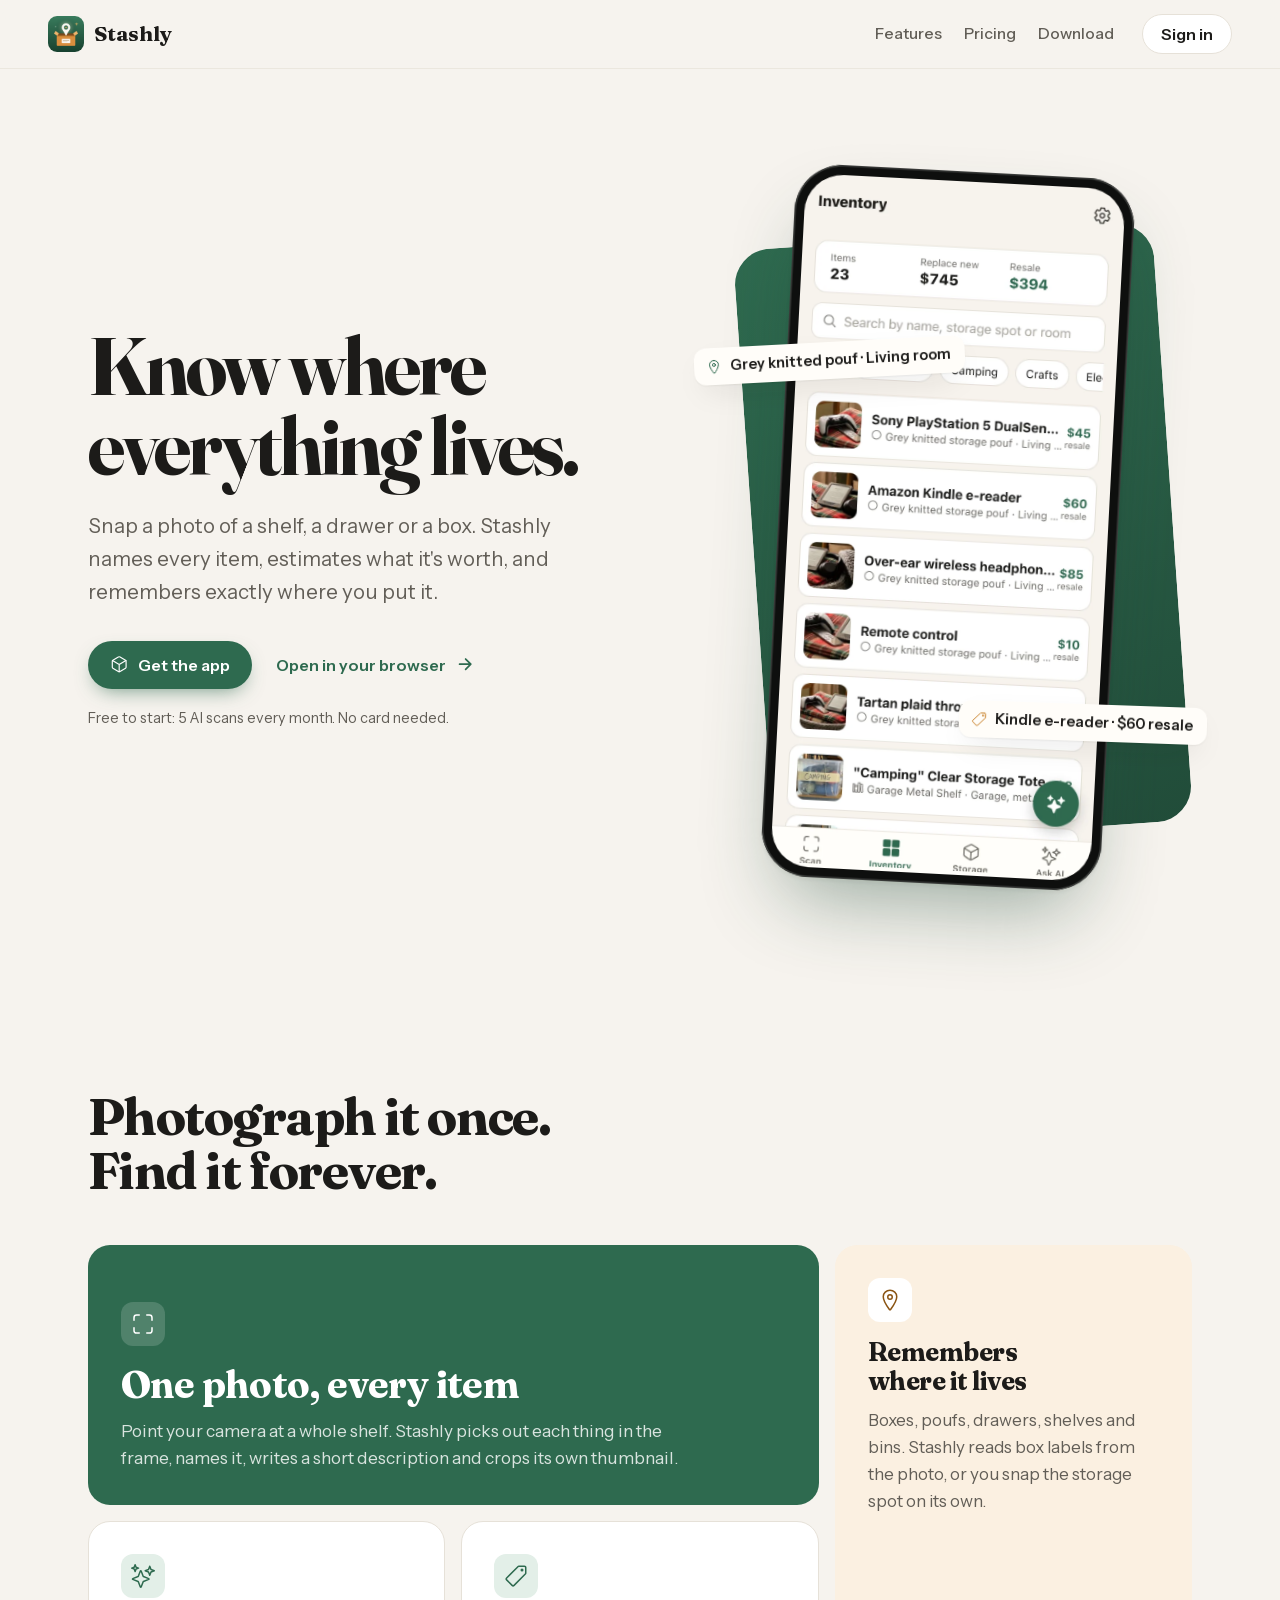
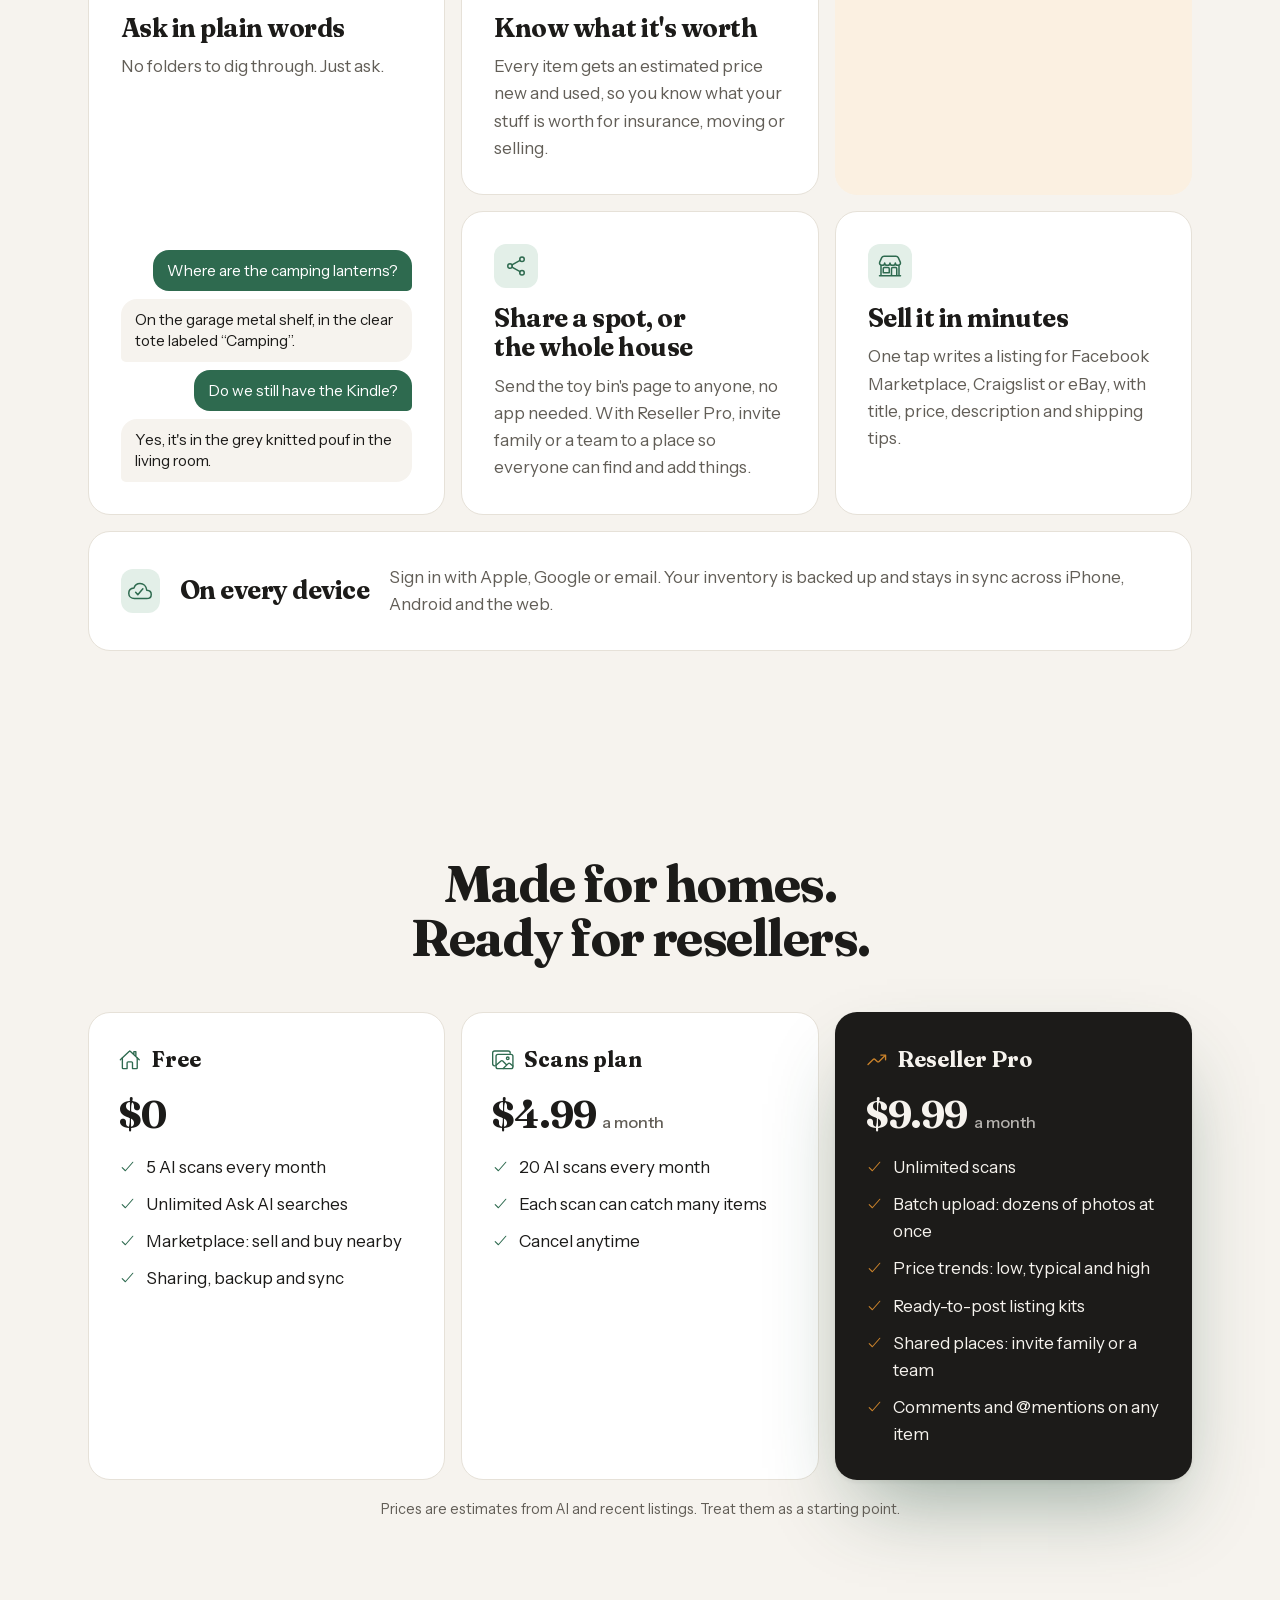
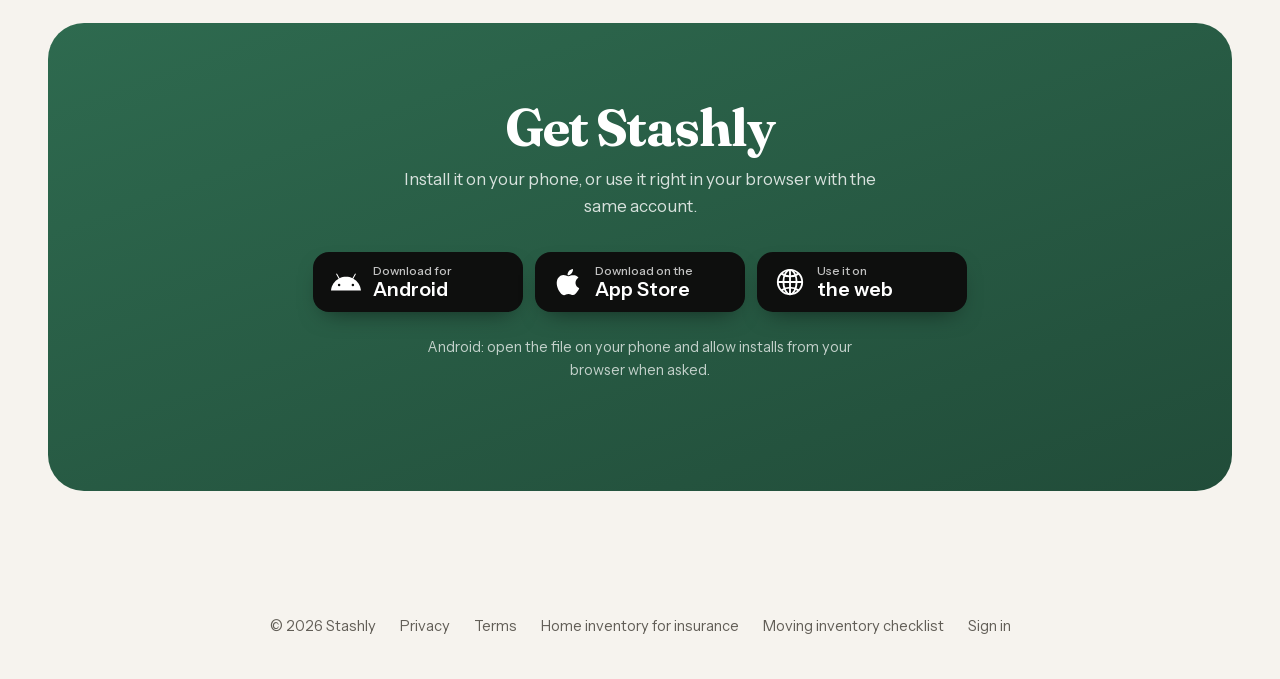
<file: index.html>
<!doctype html>
<html lang="en">
<head>
  <meta charset="utf-8" />
  <meta name="viewport" content="width=device-width, initial-scale=1" />
  <title>Stashly – know where everything lives</title>
  <meta name="description" content="Snap a photo. Stashly names every item, estimates what it's worth, and remembers which box, pouf or drawer it's in. Ask in plain words to find anything." />
  <meta name="apple-itunes-app" content="app-id=6835513956" />
  <meta name="theme-color" content="#2E6A4F" />
  <meta property="og:title" content="Stashly – know where everything lives" />
  <meta property="og:description" content="AI home inventory: photograph your stuff, find anything, know what it's worth." />
  <meta property="og:image" content="img/app-inventory.webp" />
  <link rel="icon" type="image/png" href="img/favicon.png" />
  <link rel="apple-touch-icon" href="img/icon-192.png" />
  <link rel="preload" href="fonts/fraunces.woff2" as="font" type="font/woff2" crossorigin />
  <link rel="preload" href="fonts/instrument-sans.woff2" as="font" type="font/woff2" crossorigin />
  <link rel="stylesheet" href="style.css" />
<script src="analytics.js" defer></script></head>
<body>
  <a class="skip" href="#main">Skip to content</a>

  <header class="top">
    <a class="brand" href="./" aria-label="Stashly home">
      <img src="img/icon-192.png" alt="" width="36" height="36" />
      <span>Stashly</span>
    </a>
    <nav aria-label="Main">
      <a href="#features">Features</a>
      <a href="#pricing">Pricing</a>
      <a href="#download">Download</a>
    </nav>
    <a class="btn btn-ghost signin" href="app/sign-in">Sign in</a>
  </header>

  <main id="main">
    <section class="hero">
      <div class="hero-copy">
        <h1>Know where everything lives.</h1>
        <p class="lede">Snap a photo of a shelf, a drawer or a box. Stashly names every item, estimates what it's worth, and remembers exactly where you put it.</p>
        <div class="cta-row">
          <a class="btn btn-primary" href="#download"><svg aria-hidden="true" focusable="false" fill="currentColor" xmlns="http://www.w3.org/2000/svg" viewBox="0 0 512 512"><path d="M448 341.37V170.61A32 32 0 00432.11 143l-152-88.46a47.94 47.94 0 00-48.24 0L79.89 143A32 32 0 0064 170.61v170.76A32 32 0 0079.89 369l152 88.46a48 48 0 0048.24 0l152-88.46A32 32 0 00448 341.37z" fill="none" stroke="currentColor" stroke-linecap="round" stroke-linejoin="round" stroke-width="32"/><path fill="none" stroke="currentColor" stroke-linecap="round" stroke-linejoin="round" stroke-width="32" d="M69 153.99l187 110 187-110M256 463.99v-200"/></svg>Get the app</a>
          <a class="btn btn-quiet" href="app/">Open in your browser<svg aria-hidden="true" focusable="false" fill="currentColor" xmlns="http://www.w3.org/2000/svg" viewBox="0 0 512 512"><path fill="none" stroke="currentColor" stroke-linecap="round" stroke-linejoin="round" stroke-width="48" d="M268 112l144 144-144 144M392 256H100"/></svg></a>
        </div>
        <p class="fineprint">Free to start: 5 AI scans every month. No card needed.</p>
      </div>

      <figure class="hero-art">
        <div class="slab" aria-hidden="true"></div>
        <div class="phone">
          <img src="img/app-inventory.webp" width="780" height="1688"
               alt="Stashly inventory screen: 23 items worth $745 new and $394 resale, each with a photo and the storage spot it lives in, like a grey knitted pouf in the living room." />
        </div>
        <span class="tag tag-a" aria-hidden="true"><svg aria-hidden="true" focusable="false" fill="currentColor" xmlns="http://www.w3.org/2000/svg" viewBox="0 0 512 512"><path d="M256 48c-79.5 0-144 61.39-144 137 0 87 96 224.87 131.25 272.49a15.77 15.77 0 0025.5 0C304 409.89 400 272.07 400 185c0-75.61-64.5-137-144-137z" fill="none" stroke="currentColor" stroke-linecap="round" stroke-linejoin="round" stroke-width="32"/><circle cx="256" cy="192" r="48" fill="none" stroke="currentColor" stroke-linecap="round" stroke-linejoin="round" stroke-width="32"/></svg>Grey knitted pouf · Living room</span>
        <span class="tag tag-b" aria-hidden="true"><svg aria-hidden="true" focusable="false" fill="currentColor" xmlns="http://www.w3.org/2000/svg" viewBox="0 0 512 512"><path d="M435.25 48h-122.9a14.46 14.46 0 00-10.2 4.2L56.45 297.9a28.85 28.85 0 000 40.7l117 117a28.85 28.85 0 0040.7 0L459.75 210a14.46 14.46 0 004.2-10.2v-123a28.66 28.66 0 00-28.7-28.8z" fill="none" stroke="currentColor" stroke-linecap="round" stroke-linejoin="round" stroke-width="32"/><path d="M384 160a32 32 0 1132-32 32 32 0 01-32 32z"/></svg>Kindle e-reader · $60 resale</span>
      </figure>
    </section>

    <section id="features" class="features" aria-labelledby="features-h">
      <h2 id="features-h">Photograph it once. Find it forever.</h2>

      <div class="bento">
        <article class="card c-scan">
          <span class="ico"><svg aria-hidden="true" focusable="false" fill="currentColor" xmlns="http://www.w3.org/2000/svg" viewBox="0 0 512 512"><path d="M336 448h56a56 56 0 0056-56v-56M448 176v-56a56 56 0 00-56-56h-56M176 448h-56a56 56 0 01-56-56v-56M64 176v-56a56 56 0 0156-56h56" fill="none" stroke="currentColor" stroke-linecap="round" stroke-linejoin="round" stroke-width="32"/></svg></span>
          <h3>One photo, every item</h3>
          <p>Point your camera at a whole shelf. Stashly picks out each thing in the frame, names it, writes a short description and crops its own thumbnail.</p>
        </article>

        <article class="card c-where">
          <span class="ico"><svg aria-hidden="true" focusable="false" fill="currentColor" xmlns="http://www.w3.org/2000/svg" viewBox="0 0 512 512"><path d="M256 48c-79.5 0-144 61.39-144 137 0 87 96 224.87 131.25 272.49a15.77 15.77 0 0025.5 0C304 409.89 400 272.07 400 185c0-75.61-64.5-137-144-137z" fill="none" stroke="currentColor" stroke-linecap="round" stroke-linejoin="round" stroke-width="32"/><circle cx="256" cy="192" r="48" fill="none" stroke="currentColor" stroke-linecap="round" stroke-linejoin="round" stroke-width="32"/></svg></span>
          <h3>Remembers where it lives</h3>
          <p>Boxes, poufs, drawers, shelves and bins. Stashly reads box labels from the photo, or you snap the storage spot on its own.</p>
        </article>

        <article class="card c-ask">
          <span class="ico"><svg aria-hidden="true" focusable="false" fill="currentColor" xmlns="http://www.w3.org/2000/svg" viewBox="0 0 512 512"><path d="M259.92 262.91L216.4 149.77a9 9 0 00-16.8 0l-43.52 113.14a9 9 0 01-5.17 5.17L37.77 311.6a9 9 0 000 16.8l113.14 43.52a9 9 0 015.17 5.17l43.52 113.14a9 9 0 0016.8 0l43.52-113.14a9 9 0 015.17-5.17l113.14-43.52a9 9 0 000-16.8l-113.14-43.52a9 9 0 01-5.17-5.17zM108 68L88 16 68 68 16 88l52 20 20 52 20-52 52-20-52-20zM426.67 117.33L400 48l-26.67 69.33L304 144l69.33 26.67L400 240l26.67-69.33L496 144l-69.33-26.67z" fill="none" stroke="currentColor" stroke-linecap="round" stroke-linejoin="round" stroke-width="32"/></svg></span>
          <h3>Ask in plain words</h3>
          <p>No folders to dig through. Just ask.</p>
          <div class="chat" aria-label="Example question and answer">
            <p class="q">Where are the camping lanterns?</p>
            <p class="a">On the garage metal shelf, in the clear tote labeled “Camping”.</p>
            <p class="q">Do we still have the Kindle?</p>
            <p class="a">Yes, it's in the grey knitted pouf in the living room.</p>
          </div>
        </article>

        <article class="card c-worth">
          <span class="ico"><svg aria-hidden="true" focusable="false" fill="currentColor" xmlns="http://www.w3.org/2000/svg" viewBox="0 0 512 512"><path d="M435.25 48h-122.9a14.46 14.46 0 00-10.2 4.2L56.45 297.9a28.85 28.85 0 000 40.7l117 117a28.85 28.85 0 0040.7 0L459.75 210a14.46 14.46 0 004.2-10.2v-123a28.66 28.66 0 00-28.7-28.8z" fill="none" stroke="currentColor" stroke-linecap="round" stroke-linejoin="round" stroke-width="32"/><path d="M384 160a32 32 0 1132-32 32 32 0 01-32 32z"/></svg></span>
          <h3>Know what it's worth</h3>
          <p>Every item gets an estimated price new and used, so you know what your stuff is worth for insurance, moving or selling.</p>
        </article>

        <article class="card c-share">
          <span class="ico"><svg aria-hidden="true" focusable="false" fill="currentColor" xmlns="http://www.w3.org/2000/svg" viewBox="0 0 512 512"><circle cx="128" cy="256" r="48" fill="none" stroke="currentColor" stroke-linecap="round" stroke-linejoin="round" stroke-width="32"/><circle cx="384" cy="112" r="48" fill="none" stroke="currentColor" stroke-linecap="round" stroke-linejoin="round" stroke-width="32"/><circle cx="384" cy="400" r="48" fill="none" stroke="currentColor" stroke-linecap="round" stroke-linejoin="round" stroke-width="32"/><path fill="none" stroke="currentColor" stroke-linecap="round" stroke-linejoin="round" stroke-width="32" d="M169.83 279.53l172.34 96.94M342.17 135.53l-172.34 96.94"/></svg></span>
          <h3>Share a spot, or the whole house</h3>
          <p>Send the toy bin's page to anyone, no app needed. With Reseller Pro, invite family or a team to a place so everyone can find and add things.</p>
        </article>

        <article class="card c-sell">
          <span class="ico"><svg aria-hidden="true" focusable="false" fill="currentColor" xmlns="http://www.w3.org/2000/svg" viewBox="0 0 512 512"><path fill="none" stroke="currentColor" stroke-linecap="round" stroke-linejoin="round" stroke-width="32" d="M448 448V240M64 240v208M382.47 48H129.53c-21.79 0-41.47 12-49.93 30.46L36.3 173c-14.58 31.81 9.63 67.85 47.19 69h2c31.4 0 56.85-25.18 56.85-52.23 0 27 25.46 52.23 56.86 52.23s56.8-23.38 56.8-52.23c0 27 25.45 52.23 56.85 52.23s56.86-23.38 56.86-52.23c0 28.85 25.45 52.23 56.85 52.23h1.95c37.56-1.17 61.77-37.21 47.19-69l-43.3-94.54C423.94 60 404.26 48 382.47 48zM32 464h448M136 288h80a24 24 0 0124 24v88h0-128 0v-88a24 24 0 0124-24zM288 464V312a24 24 0 0124-24h64a24 24 0 0124 24v152"/></svg></span>
          <h3>Sell it in minutes</h3>
          <p>One tap writes a listing for Facebook Marketplace, Craigslist or eBay, with title, price, description and shipping tips.</p>
        </article>

        <article class="card c-sync">
          <span class="ico"><svg aria-hidden="true" focusable="false" fill="currentColor" xmlns="http://www.w3.org/2000/svg" viewBox="0 0 512 512"><path d="M400 240c-8.89-89.54-71-144-144-144-69 0-113.44 48.2-128 96-60 6-112 43.59-112 112 0 66 54 112 120 112h260c55 0 100-27.44 100-88 0-59.82-53-85.76-96-88z" fill="none" stroke="currentColor" stroke-linejoin="round" stroke-width="32"/><path fill="none" stroke="currentColor" stroke-linecap="round" stroke-linejoin="round" stroke-width="32" d="M317 208L209.2 336 163 284.8"/></svg></span>
          <h3>On every device</h3>
          <p>Sign in with Apple, Google or email. Your inventory is backed up and stays in sync across iPhone, Android and the web.</p>
        </article>
      </div>
    </section>

    <section id="pricing" class="pricing" aria-labelledby="pricing-h">
      <h2 id="pricing-h">Made for homes. Ready for resellers.</h2>
      <div class="plans">
        <div class="plan">
          <h3><svg aria-hidden="true" focusable="false" fill="currentColor" xmlns="http://www.w3.org/2000/svg" viewBox="0 0 512 512"><path d="M80 212v236a16 16 0 0016 16h96V328a24 24 0 0124-24h80a24 24 0 0124 24v136h96a16 16 0 0016-16V212" fill="none" stroke="currentColor" stroke-linecap="round" stroke-linejoin="round" stroke-width="32"/><path d="M480 256L266.89 52c-5-5.28-16.69-5.34-21.78 0L32 256M400 179V64h-48v69" fill="none" stroke="currentColor" stroke-linecap="round" stroke-linejoin="round" stroke-width="32"/></svg>Free</h3>
          <p class="price">$0</p>
          <ul>
            <li><svg aria-hidden="true" focusable="false" fill="currentColor" xmlns="http://www.w3.org/2000/svg" viewBox="0 0 512 512"><path fill="none" stroke="currentColor" stroke-linecap="round" stroke-linejoin="round" stroke-width="32" d="M416 128L192 384l-96-96"/></svg>5 AI scans every month</li>
            <li><svg aria-hidden="true" focusable="false" fill="currentColor" xmlns="http://www.w3.org/2000/svg" viewBox="0 0 512 512"><path fill="none" stroke="currentColor" stroke-linecap="round" stroke-linejoin="round" stroke-width="32" d="M416 128L192 384l-96-96"/></svg>Unlimited Ask AI searches</li>
            <li><svg aria-hidden="true" focusable="false" fill="currentColor" xmlns="http://www.w3.org/2000/svg" viewBox="0 0 512 512"><path fill="none" stroke="currentColor" stroke-linecap="round" stroke-linejoin="round" stroke-width="32" d="M416 128L192 384l-96-96"/></svg>Marketplace: sell and buy nearby</li>
            <li><svg aria-hidden="true" focusable="false" fill="currentColor" xmlns="http://www.w3.org/2000/svg" viewBox="0 0 512 512"><path fill="none" stroke="currentColor" stroke-linecap="round" stroke-linejoin="round" stroke-width="32" d="M416 128L192 384l-96-96"/></svg>Sharing, backup and sync</li>
          </ul>
        </div>
        <div class="plan">
          <h3><svg aria-hidden="true" focusable="false" fill="currentColor" xmlns="http://www.w3.org/2000/svg" viewBox="0 0 512 512"><path d="M432 112V96a48.14 48.14 0 00-48-48H64a48.14 48.14 0 00-48 48v256a48.14 48.14 0 0048 48h16" fill="none" stroke="currentColor" stroke-linejoin="round" stroke-width="32"/><rect x="96" y="128" width="400" height="336" rx="45.99" ry="45.99" fill="none" stroke="currentColor" stroke-linejoin="round" stroke-width="32"/><ellipse cx="372.92" cy="219.64" rx="30.77" ry="30.55" fill="none" stroke="currentColor" stroke-miterlimit="10" stroke-width="32"/><path d="M342.15 372.17L255 285.78a30.93 30.93 0 00-42.18-1.21L96 387.64M265.23 464l118.59-117.73a31 31 0 0141.46-1.87L496 402.91" fill="none" stroke="currentColor" stroke-linecap="round" stroke-linejoin="round" stroke-width="32"/></svg>Scans plan</h3>
          <p class="price">$4.99 <span>a month</span></p>
          <ul>
            <li><svg aria-hidden="true" focusable="false" fill="currentColor" xmlns="http://www.w3.org/2000/svg" viewBox="0 0 512 512"><path fill="none" stroke="currentColor" stroke-linecap="round" stroke-linejoin="round" stroke-width="32" d="M416 128L192 384l-96-96"/></svg>20 AI scans every month</li>
            <li><svg aria-hidden="true" focusable="false" fill="currentColor" xmlns="http://www.w3.org/2000/svg" viewBox="0 0 512 512"><path fill="none" stroke="currentColor" stroke-linecap="round" stroke-linejoin="round" stroke-width="32" d="M416 128L192 384l-96-96"/></svg>Each scan can catch many items</li>
            <li><svg aria-hidden="true" focusable="false" fill="currentColor" xmlns="http://www.w3.org/2000/svg" viewBox="0 0 512 512"><path fill="none" stroke="currentColor" stroke-linecap="round" stroke-linejoin="round" stroke-width="32" d="M416 128L192 384l-96-96"/></svg>Cancel anytime</li>
          </ul>
        </div>
        <div class="plan plan-pro">
          <h3><svg aria-hidden="true" focusable="false" fill="currentColor" xmlns="http://www.w3.org/2000/svg" viewBox="0 0 512 512"><path fill="none" stroke="currentColor" stroke-linecap="round" stroke-linejoin="round" stroke-width="32" d="M352 144h112v112"/><path d="M48 368l121.37-121.37a32 32 0 0145.26 0l50.74 50.74a32 32 0 0045.26 0L448 160" fill="none" stroke="currentColor" stroke-linecap="round" stroke-linejoin="round" stroke-width="32"/></svg>Reseller Pro</h3>
          <p class="price">$9.99 <span>a month</span></p>
          <ul>
            <li><svg aria-hidden="true" focusable="false" fill="currentColor" xmlns="http://www.w3.org/2000/svg" viewBox="0 0 512 512"><path fill="none" stroke="currentColor" stroke-linecap="round" stroke-linejoin="round" stroke-width="32" d="M416 128L192 384l-96-96"/></svg>Unlimited scans</li>
            <li><svg aria-hidden="true" focusable="false" fill="currentColor" xmlns="http://www.w3.org/2000/svg" viewBox="0 0 512 512"><path fill="none" stroke="currentColor" stroke-linecap="round" stroke-linejoin="round" stroke-width="32" d="M416 128L192 384l-96-96"/></svg>Batch upload: dozens of photos at once</li>
            <li><svg aria-hidden="true" focusable="false" fill="currentColor" xmlns="http://www.w3.org/2000/svg" viewBox="0 0 512 512"><path fill="none" stroke="currentColor" stroke-linecap="round" stroke-linejoin="round" stroke-width="32" d="M416 128L192 384l-96-96"/></svg>Price trends: low, typical and high</li>
            <li><svg aria-hidden="true" focusable="false" fill="currentColor" xmlns="http://www.w3.org/2000/svg" viewBox="0 0 512 512"><path fill="none" stroke="currentColor" stroke-linecap="round" stroke-linejoin="round" stroke-width="32" d="M416 128L192 384l-96-96"/></svg>Ready-to-post listing kits</li>
            <li><svg aria-hidden="true" focusable="false" fill="currentColor" xmlns="http://www.w3.org/2000/svg" viewBox="0 0 512 512"><path fill="none" stroke="currentColor" stroke-linecap="round" stroke-linejoin="round" stroke-width="32" d="M416 128L192 384l-96-96"/></svg>Shared places: invite family or a team</li>
            <li><svg aria-hidden="true" focusable="false" fill="currentColor" xmlns="http://www.w3.org/2000/svg" viewBox="0 0 512 512"><path fill="none" stroke="currentColor" stroke-linecap="round" stroke-linejoin="round" stroke-width="32" d="M416 128L192 384l-96-96"/></svg>Comments and @mentions on any item</li>
          </ul>
        </div>
      </div>
      <p class="fineprint center">Prices are estimates from AI and recent listings. Treat them as a starting point.</p>
    </section>

    <section id="download" class="download" aria-labelledby="download-h">
      <div class="download-inner">
        <h2 id="download-h">Get Stashly</h2>
        <p>Install it on your phone, or use it right in your browser with the same account.</p>
        <div class="stores">
          <a class="store" href="https://github.com/sslugic/stashly-site/releases/latest/download/Stashly.apk">
            <svg aria-hidden="true" focusable="false" fill="currentColor" xmlns="http://www.w3.org/2000/svg" viewBox="0 0 512 512"><path d="M380.91 199l42.47-73.57a8.63 8.63 0 00-3.12-11.76 8.52 8.52 0 00-11.71 3.12l-43 74.52c-32.83-15-69.78-23.35-109.52-23.35s-76.69 8.36-109.52 23.35l-43-74.52a8.6 8.6 0 10-14.88 8.64L131 199C57.8 238.64 8.19 312.77 0 399.55h512c-8.19-86.78-57.8-160.91-131.09-200.55zM138.45 327.65a21.46 21.46 0 1121.46-21.46 21.47 21.47 0 01-21.46 21.46zm235 0A21.46 21.46 0 11395 306.19a21.47 21.47 0 01-21.51 21.46z"/></svg>
            <span><small>Download for</small>Android</span>
          </a>
          <a class="store" href="https://apps.apple.com/app/id6835513956">
            <svg aria-hidden="true" focusable="false" fill="currentColor" xmlns="http://www.w3.org/2000/svg" viewBox="0 0 512 512"><path d="M349.13 136.86c-40.32 0-57.36 19.24-85.44 19.24-28.79 0-50.75-19.1-85.69-19.1-34.2 0-70.67 20.88-93.83 56.45-32.52 50.16-27 144.63 25.67 225.11 18.84 28.81 44 61.12 77 61.47h.6c28.68 0 37.2-18.78 76.67-19h.6c38.88 0 46.68 18.89 75.24 18.89h.6c33-.35 59.51-36.15 78.35-64.85 13.56-20.64 18.6-31 29-54.35-76.19-28.92-88.43-136.93-13.08-178.34-23-28.8-55.32-45.48-85.79-45.48z"/><path d="M340.25 32c-24 1.63-52 16.91-68.4 36.86-14.88 18.08-27.12 44.9-22.32 70.91h1.92c25.56 0 51.72-15.39 67-35.11 14.72-18.77 25.88-45.37 21.8-72.66z"/></svg>
            <span><small>Download on the</small>App Store</span>
          </a>
          <a class="store" href="app/">
            <svg aria-hidden="true" focusable="false" fill="currentColor" xmlns="http://www.w3.org/2000/svg" viewBox="0 0 512 512"><path d="M256 48C141.13 48 48 141.13 48 256s93.13 208 208 208 208-93.13 208-208S370.87 48 256 48z" fill="none" stroke="currentColor" stroke-miterlimit="10" stroke-width="32"/><path d="M256 48c-58.07 0-112.67 93.13-112.67 208S197.93 464 256 464s112.67-93.13 112.67-208S314.07 48 256 48z" fill="none" stroke="currentColor" stroke-miterlimit="10" stroke-width="32"/><path d="M117.33 117.33c38.24 27.15 86.38 43.34 138.67 43.34s100.43-16.19 138.67-43.34M394.67 394.67c-38.24-27.15-86.38-43.34-138.67-43.34s-100.43 16.19-138.67 43.34" fill="none" stroke="currentColor" stroke-linecap="round" stroke-linejoin="round" stroke-width="32"/><path fill="none" stroke="currentColor" stroke-miterlimit="10" stroke-width="32" d="M256 48v416M464 256H48"/></svg>
            <span><small>Use it on</small>the web</span>
          </a>
        </div>
        <p class="fineprint">Android: open the file on your phone and allow installs from your browser when asked.</p>
      </div>
    </section>
  </main>

  <footer class="foot">
    <span>© 2026 Stashly</span>
    <a href="privacy.html">Privacy</a>
    <a href="terms.html">Terms</a>
    <a href="home-inventory-for-insurance.html">Home inventory for insurance</a>
    <a href="moving-inventory-checklist.html">Moving inventory checklist</a>
    <a href="app/sign-in">Sign in</a>
  </footer>
</body>
</html>
</file>
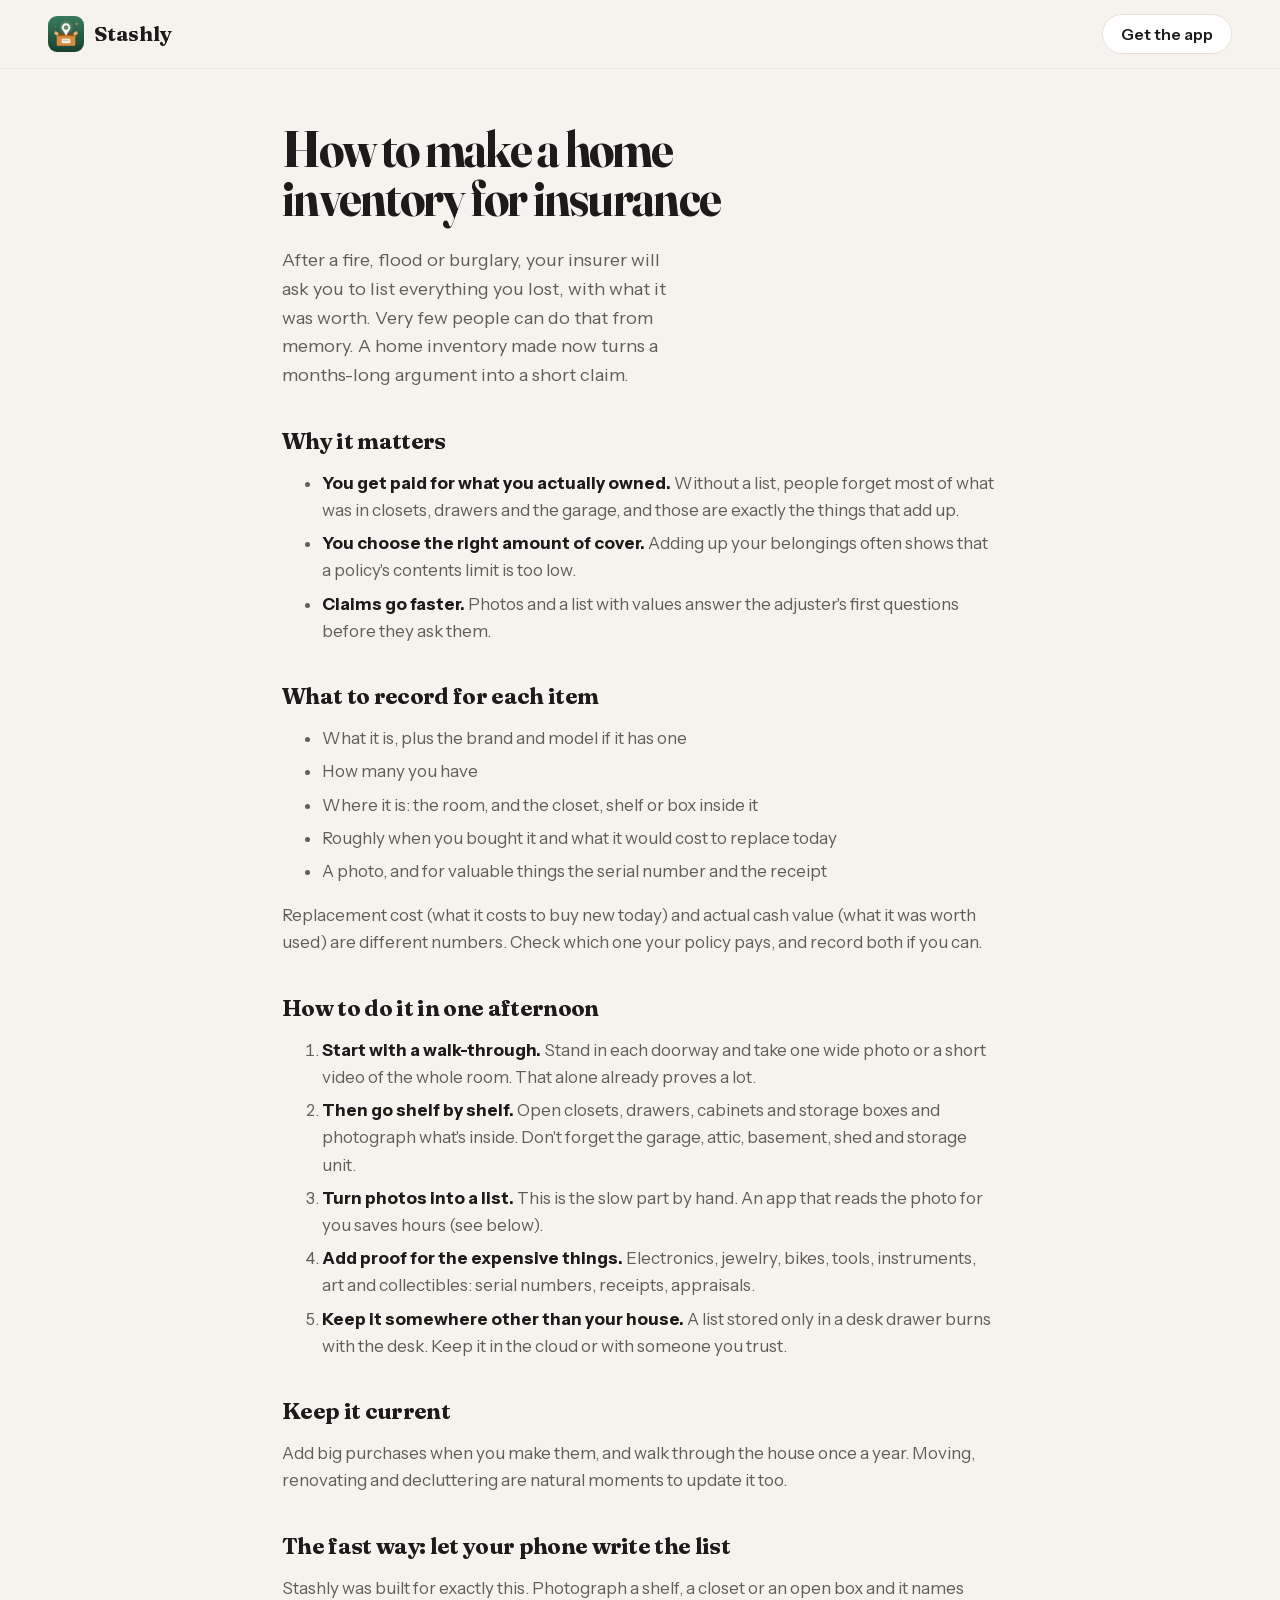
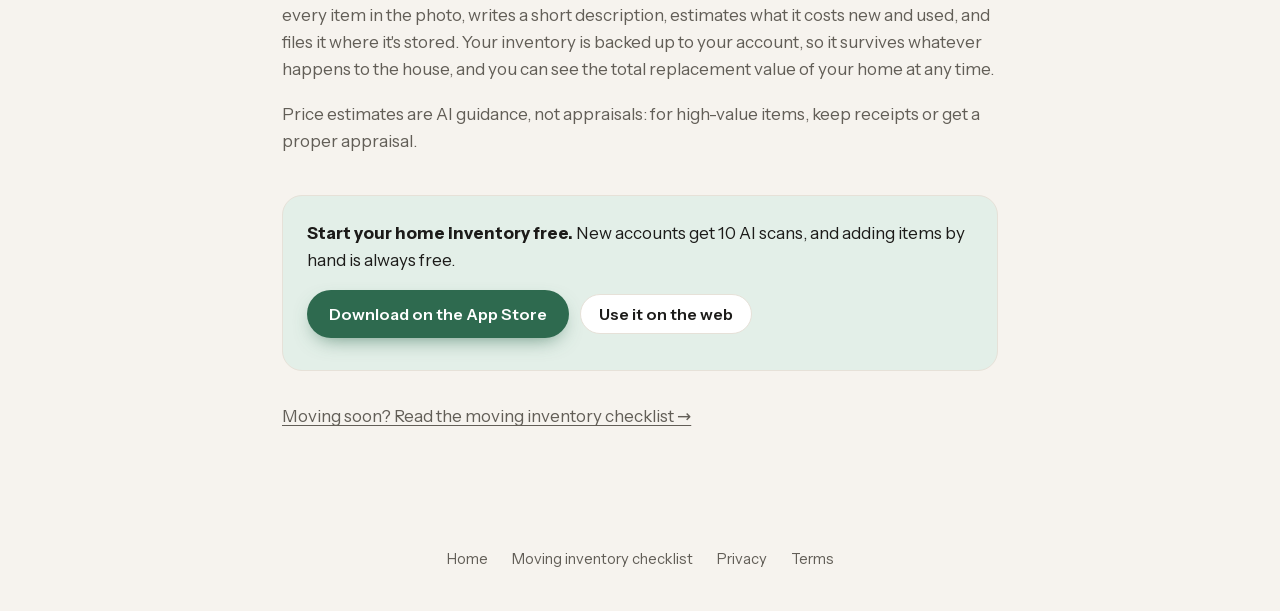
<file: home-inventory-for-insurance.html>
<!doctype html>
<html lang="en">
<head>
  <meta charset="utf-8" />
  <meta name="viewport" content="width=device-width, initial-scale=1" />
  <title>How to make a home inventory for insurance (in an afternoon) – Stashly</title>
  <meta name="description" content="A practical guide to making a home inventory for your insurance: what to record, how to photograph rooms, how to value items, and where to keep it so it survives a fire or flood." />
  <meta name="apple-itunes-app" content="app-id=6835513956" />
  <meta property="og:title" content="How to make a home inventory for insurance" />
  <meta property="og:description" content="What to record, how to photograph it, how to value it, and where to keep it." />
  <meta property="og:image" content="img/app-inventory.webp" />
  <link rel="canonical" href="https://sslugic.github.io/stashly-site/home-inventory-for-insurance.html" />
  <link rel="icon" type="image/png" href="img/favicon.png" />
  <link rel="stylesheet" href="style.css" />
  <style>
    .doc { max-width: 68ch; margin: 0 auto; padding: 56px 16px 72px; }
    .doc h1 { font-size: clamp(2.1rem, 5vw, 3.1rem); margin-bottom: 12px; }
    .doc h2 { font-size: 1.4rem; margin: 40px 0 8px; max-width: none; }
    .doc p, .doc li { color: var(--muted); }
    .doc li { margin-bottom: 6px; }
    .doc strong { color: var(--ink); }
    .doc .lede { font-size: 1.12rem; }
    .doc .cta { margin: 40px 0 0; padding: 24px; border-radius: 20px; background: var(--brand-soft); border: 1px solid var(--line); }
    .doc .cta p { margin: 0 0 16px; color: var(--ink); }
    .doc .cta .btn { margin: 0 8px 8px 0; }
  </style>
  <script type="application/ld+json">
  {"@context":"https://schema.org","@type":"HowTo","name":"How to make a home inventory for insurance",
   "step":[
    {"@type":"HowToStep","name":"Go room by room","text":"Photograph each room from the doorway, then every shelf, drawer, closet and box."},
    {"@type":"HowToStep","name":"Record the details","text":"For each item note what it is, brand and model, quantity, where it is, and its replacement cost."},
    {"@type":"HowToStep","name":"Add proof for valuable items","text":"Keep receipts, serial numbers and appraisals for electronics, jewelry, tools and art."},
    {"@type":"HowToStep","name":"Store it off-site","text":"Keep the inventory backed up somewhere other than your house, and update it when you buy or sell things."}
   ]}
  </script>
<script src="analytics.js" defer></script></head>
<body>
  <header class="top">
    <a class="brand" href="./" aria-label="Stashly home"><img src="img/icon-192.png" alt="" width="36" height="36" /><span>Stashly</span></a>
    <a class="btn btn-ghost signin" style="margin-left:auto" href="https://apps.apple.com/app/id6835513956">Get the app</a>
  </header>
  <main class="doc">
    <h1>How to make a home inventory for insurance</h1>
    <p class="lede">After a fire, flood or burglary, your insurer will ask you to list everything you lost, with what it was worth. Very few people can do that from memory. A home inventory made now turns a months-long argument into a short claim.</p>

    <h2>Why it matters</h2>
    <ul>
      <li><strong>You get paid for what you actually owned.</strong> Without a list, people forget most of what was in closets, drawers and the garage, and those are exactly the things that add up.</li>
      <li><strong>You choose the right amount of cover.</strong> Adding up your belongings often shows that a policy's contents limit is too low.</li>
      <li><strong>Claims go faster.</strong> Photos and a list with values answer the adjuster's first questions before they ask them.</li>
    </ul>

    <h2>What to record for each item</h2>
    <ul>
      <li>What it is, plus the brand and model if it has one</li>
      <li>How many you have</li>
      <li>Where it is: the room, and the closet, shelf or box inside it</li>
      <li>Roughly when you bought it and what it would cost to replace today</li>
      <li>A photo, and for valuable things the serial number and the receipt</li>
    </ul>
    <p>Replacement cost (what it costs to buy new today) and actual cash value (what it was worth used) are different numbers. Check which one your policy pays, and record both if you can.</p>

    <h2>How to do it in one afternoon</h2>
    <ol>
      <li><strong>Start with a walk-through.</strong> Stand in each doorway and take one wide photo or a short video of the whole room. That alone already proves a lot.</li>
      <li><strong>Then go shelf by shelf.</strong> Open closets, drawers, cabinets and storage boxes and photograph what's inside. Don't forget the garage, attic, basement, shed and storage unit.</li>
      <li><strong>Turn photos into a list.</strong> This is the slow part by hand. An app that reads the photo for you saves hours (see below).</li>
      <li><strong>Add proof for the expensive things.</strong> Electronics, jewelry, bikes, tools, instruments, art and collectibles: serial numbers, receipts, appraisals.</li>
      <li><strong>Keep it somewhere other than your house.</strong> A list stored only in a desk drawer burns with the desk. Keep it in the cloud or with someone you trust.</li>
    </ol>

    <h2>Keep it current</h2>
    <p>Add big purchases when you make them, and walk through the house once a year. Moving, renovating and decluttering are natural moments to update it too.</p>

    <h2>The fast way: let your phone write the list</h2>
    <p>Stashly was built for exactly this. Photograph a shelf, a closet or an open box and it names every item in the photo, writes a short description, estimates what it costs new and used, and files it where it's stored. Your inventory is backed up to your account, so it survives whatever happens to the house, and you can see the total replacement value of your home at any time.</p>
    <p>Price estimates are AI guidance, not appraisals: for high-value items, keep receipts or get a proper appraisal.</p>

    <div class="cta">
      <p><strong>Start your home inventory free.</strong> New accounts get 10 AI scans, and adding items by hand is always free.</p>
      <a class="btn btn-primary" href="https://apps.apple.com/app/id6835513956">Download on the App Store</a>
      <a class="btn btn-ghost" href="app/">Use it on the web</a>
    </div>

    <p style="margin-top:32px"><a href="moving-inventory-checklist.html">Moving soon? Read the moving inventory checklist →</a></p>
  </main>
  <footer class="foot"><a href="./">Home</a><a href="moving-inventory-checklist.html">Moving inventory checklist</a><a href="privacy.html">Privacy</a><a href="terms.html">Terms</a></footer>
</body>
</html>
</file>
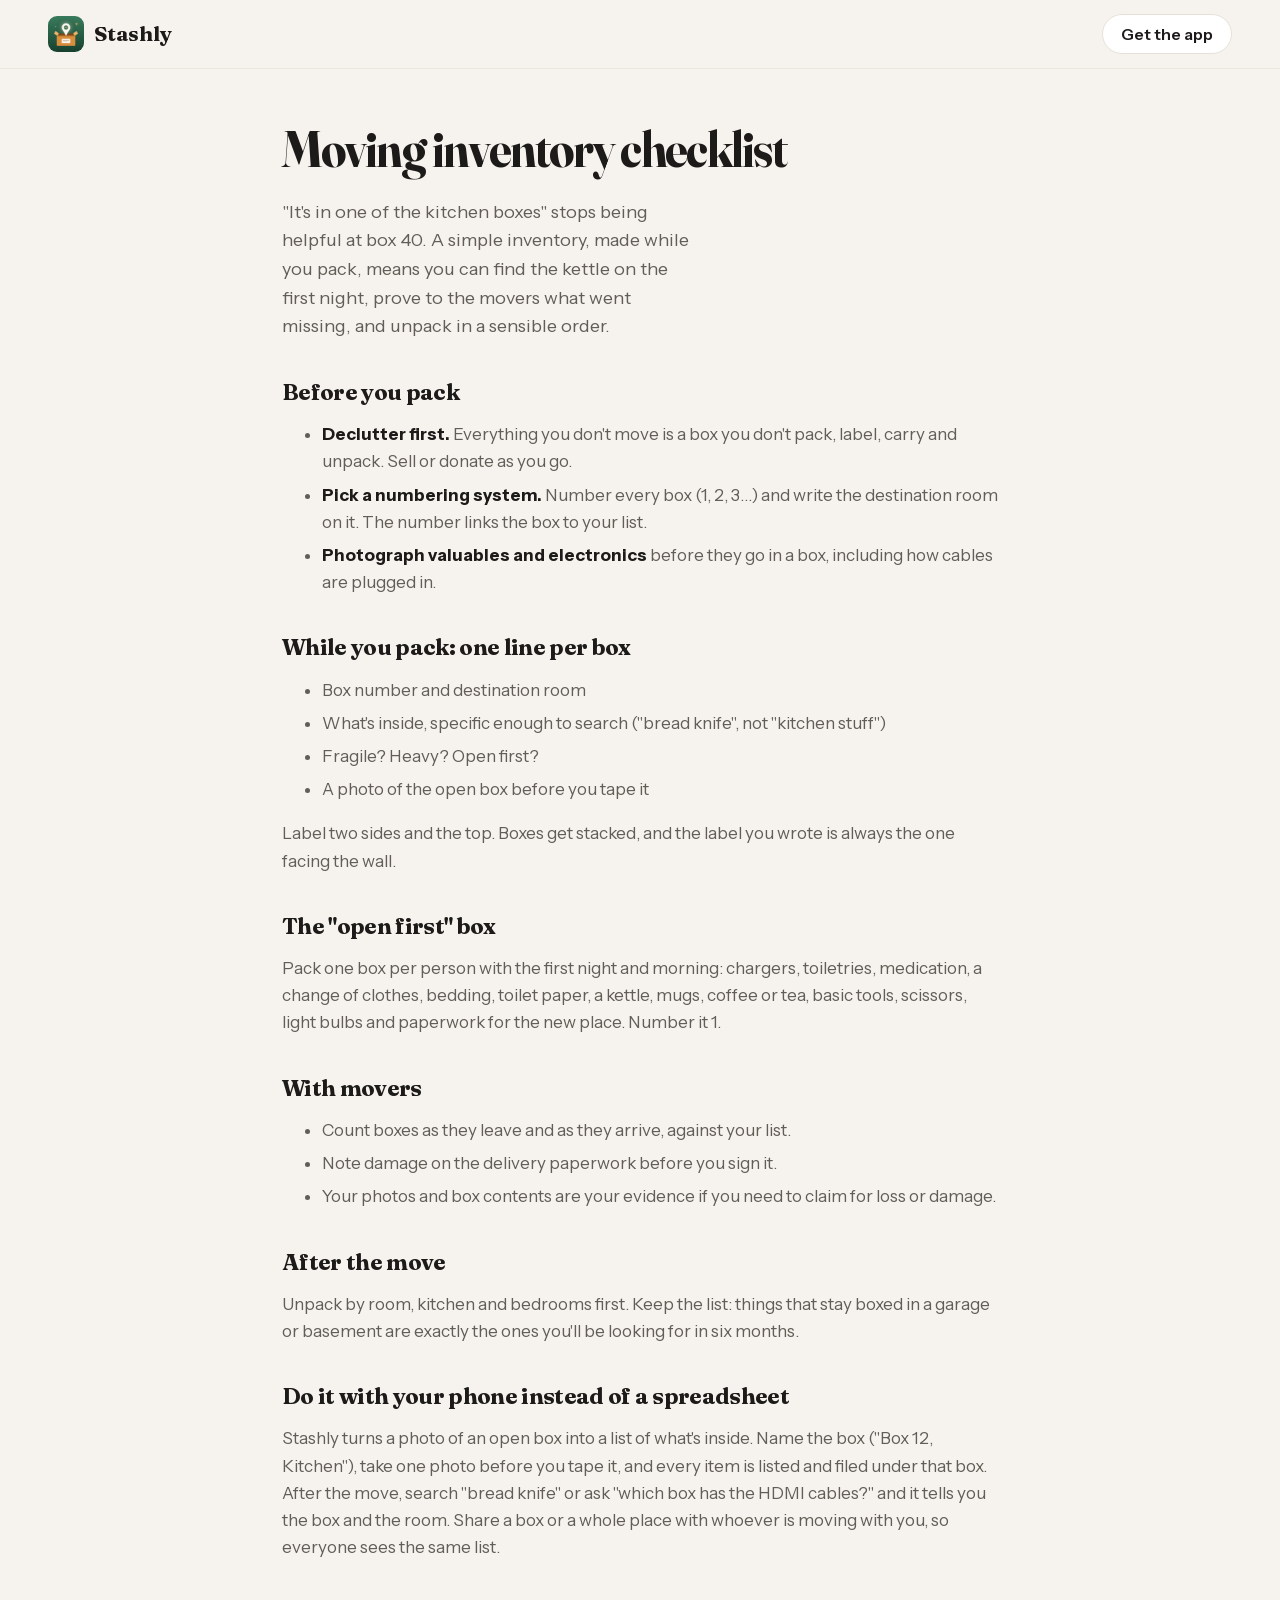
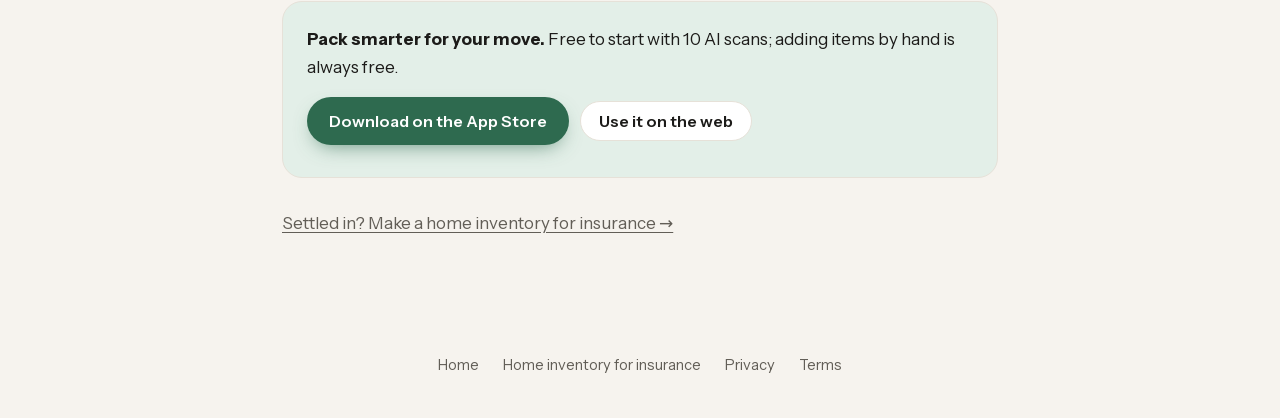
<file: moving-inventory-checklist.html>
<!doctype html>
<html lang="en">
<head>
  <meta charset="utf-8" />
  <meta name="viewport" content="width=device-width, initial-scale=1" />
  <title>Moving inventory checklist: know what's in every box – Stashly</title>
  <meta name="description" content="A moving inventory checklist that works: how to label and number boxes, what to record, how to protect yourself with movers, and how to find anything after the move." />
  <meta name="apple-itunes-app" content="app-id=6835513956" />
  <meta property="og:title" content="Moving inventory checklist: know what's in every box" />
  <meta property="og:description" content="Label, number and list every box so nothing gets lost and you can unpack in order." />
  <meta property="og:image" content="img/app-inventory.webp" />
  <link rel="canonical" href="https://sslugic.github.io/stashly-site/moving-inventory-checklist.html" />
  <link rel="icon" type="image/png" href="img/favicon.png" />
  <link rel="stylesheet" href="style.css" />
  <style>
    .doc { max-width: 68ch; margin: 0 auto; padding: 56px 16px 72px; }
    .doc h1 { font-size: clamp(2.1rem, 5vw, 3.1rem); margin-bottom: 12px; }
    .doc h2 { font-size: 1.4rem; margin: 40px 0 8px; max-width: none; }
    .doc p, .doc li { color: var(--muted); }
    .doc li { margin-bottom: 6px; }
    .doc strong { color: var(--ink); }
    .doc .lede { font-size: 1.12rem; }
    .doc .cta { margin: 40px 0 0; padding: 24px; border-radius: 20px; background: var(--brand-soft); border: 1px solid var(--line); }
    .doc .cta p { margin: 0 0 16px; color: var(--ink); }
    .doc .cta .btn { margin: 0 8px 8px 0; }
  </style>
<script src="analytics.js" defer></script></head>
<body>
  <header class="top">
    <a class="brand" href="./" aria-label="Stashly home"><img src="img/icon-192.png" alt="" width="36" height="36" /><span>Stashly</span></a>
    <a class="btn btn-ghost signin" style="margin-left:auto" href="https://apps.apple.com/app/id6835513956">Get the app</a>
  </header>
  <main class="doc">
    <h1>Moving inventory checklist</h1>
    <p class="lede">"It's in one of the kitchen boxes" stops being helpful at box 40. A simple inventory, made while you pack, means you can find the kettle on the first night, prove to the movers what went missing, and unpack in a sensible order.</p>

    <h2>Before you pack</h2>
    <ul>
      <li><strong>Declutter first.</strong> Everything you don't move is a box you don't pack, label, carry and unpack. Sell or donate as you go.</li>
      <li><strong>Pick a numbering system.</strong> Number every box (1, 2, 3…) and write the destination room on it. The number links the box to your list.</li>
      <li><strong>Photograph valuables and electronics</strong> before they go in a box, including how cables are plugged in.</li>
    </ul>

    <h2>While you pack: one line per box</h2>
    <ul>
      <li>Box number and destination room</li>
      <li>What's inside, specific enough to search ("bread knife", not "kitchen stuff")</li>
      <li>Fragile? Heavy? Open first?</li>
      <li>A photo of the open box before you tape it</li>
    </ul>
    <p>Label two sides and the top. Boxes get stacked, and the label you wrote is always the one facing the wall.</p>

    <h2>The "open first" box</h2>
    <p>Pack one box per person with the first night and morning: chargers, toiletries, medication, a change of clothes, bedding, toilet paper, a kettle, mugs, coffee or tea, basic tools, scissors, light bulbs and paperwork for the new place. Number it 1.</p>

    <h2>With movers</h2>
    <ul>
      <li>Count boxes as they leave and as they arrive, against your list.</li>
      <li>Note damage on the delivery paperwork before you sign it.</li>
      <li>Your photos and box contents are your evidence if you need to claim for loss or damage.</li>
    </ul>

    <h2>After the move</h2>
    <p>Unpack by room, kitchen and bedrooms first. Keep the list: things that stay boxed in a garage or basement are exactly the ones you'll be looking for in six months.</p>

    <h2>Do it with your phone instead of a spreadsheet</h2>
    <p>Stashly turns a photo of an open box into a list of what's inside. Name the box ("Box 12, Kitchen"), take one photo before you tape it, and every item is listed and filed under that box. After the move, search "bread knife" or ask "which box has the HDMI cables?" and it tells you the box and the room. Share a box or a whole place with whoever is moving with you, so everyone sees the same list.</p>

    <div class="cta">
      <p><strong>Pack smarter for your move.</strong> Free to start with 10 AI scans; adding items by hand is always free.</p>
      <a class="btn btn-primary" href="https://apps.apple.com/app/id6835513956">Download on the App Store</a>
      <a class="btn btn-ghost" href="app/">Use it on the web</a>
    </div>

    <p style="margin-top:32px"><a href="home-inventory-for-insurance.html">Settled in? Make a home inventory for insurance →</a></p>
  </main>
  <footer class="foot"><a href="./">Home</a><a href="home-inventory-for-insurance.html">Home inventory for insurance</a><a href="privacy.html">Privacy</a><a href="terms.html">Terms</a></footer>
</body>
</html>
</file>
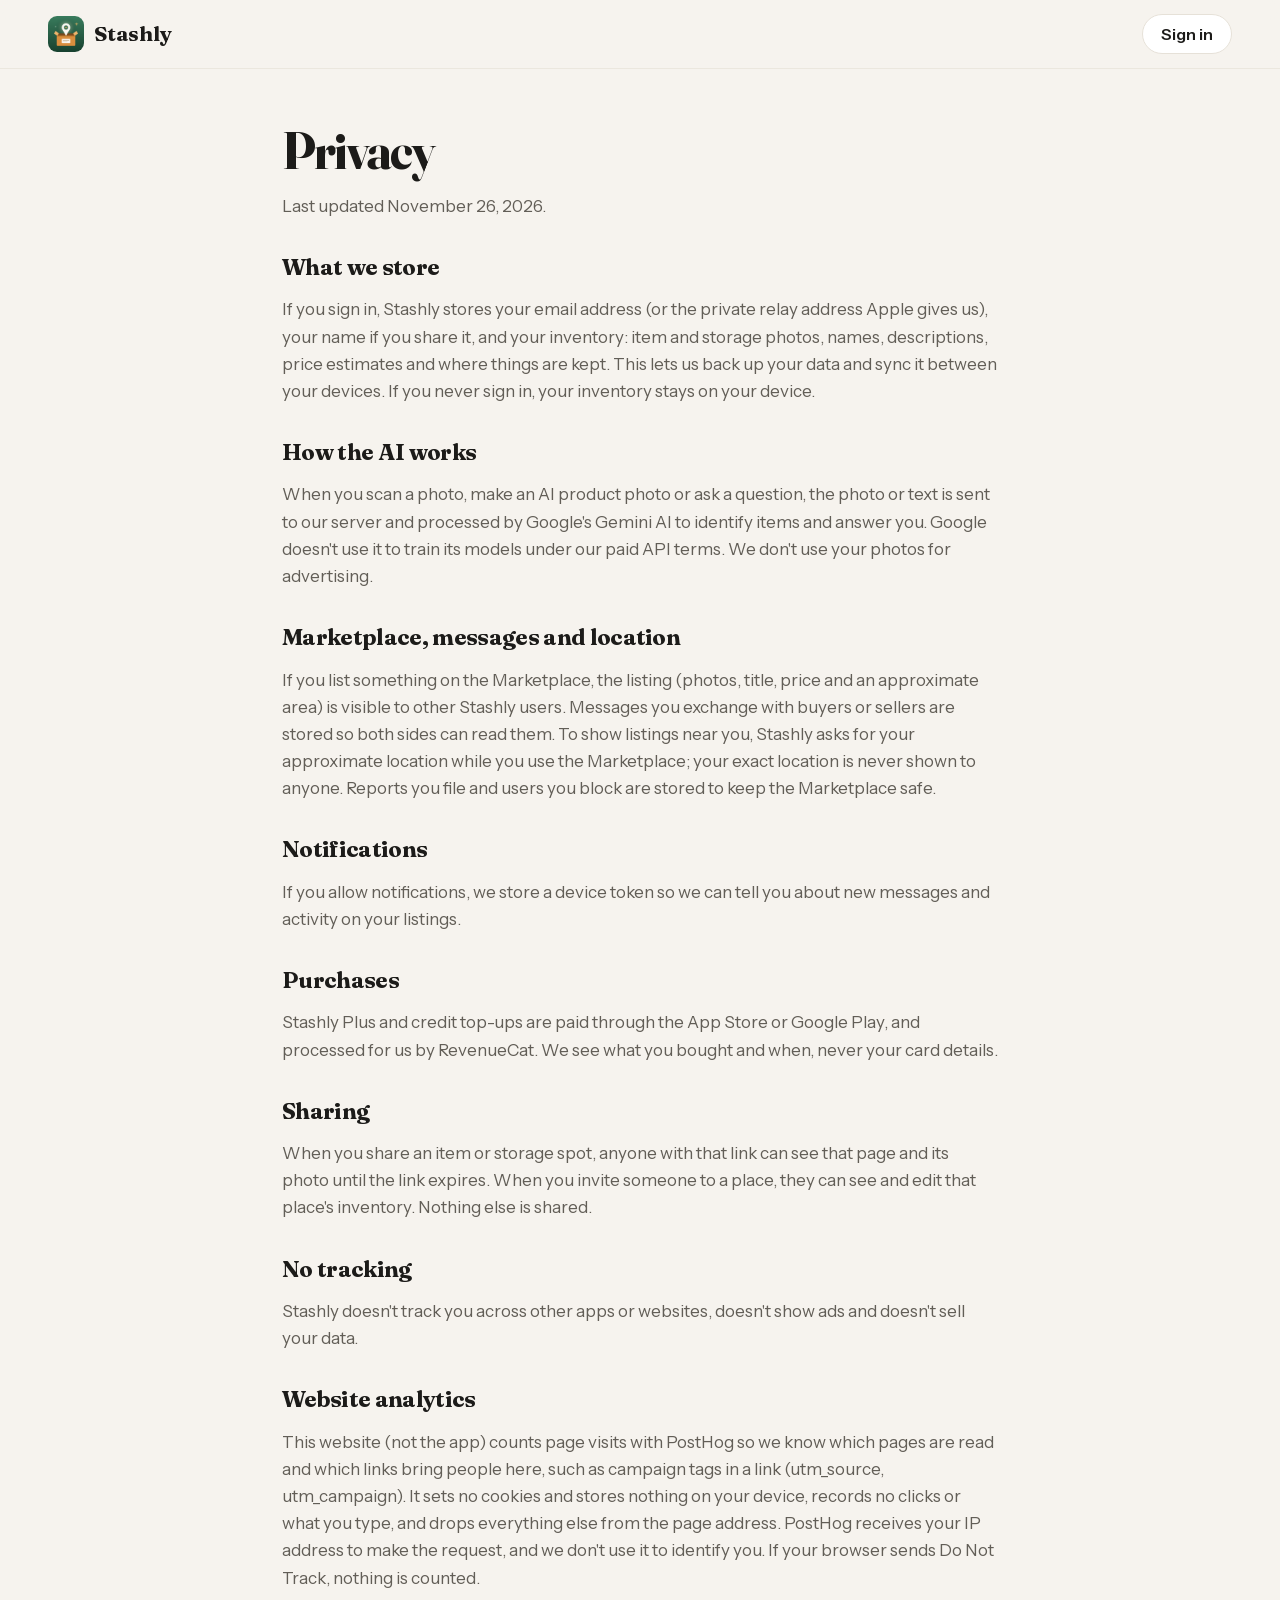
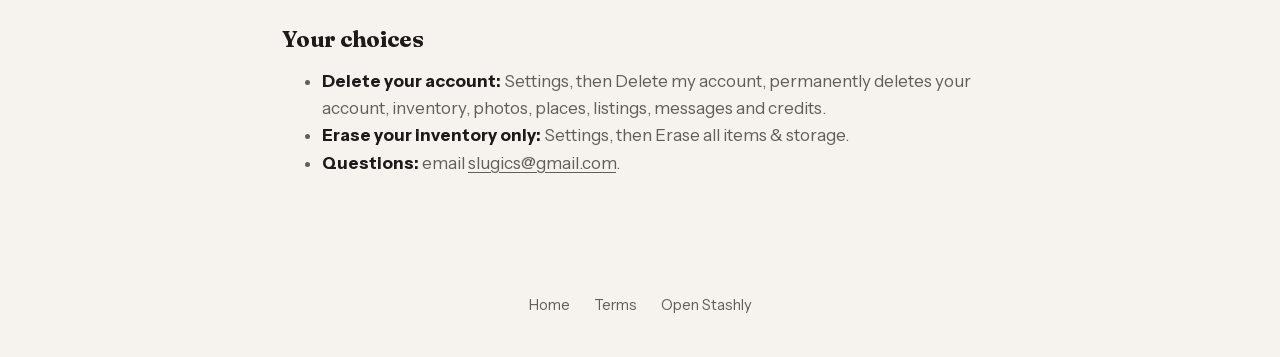
<file: privacy.html>
<!doctype html>
<html lang="en">
<head>
  <meta charset="utf-8" />
  <meta name="viewport" content="width=device-width, initial-scale=1" />
  <title>Privacy – Stashly</title>
  <link rel="icon" type="image/png" href="img/favicon.png" />
  <link rel="stylesheet" href="style.css" />
  <style>
    .doc { max-width: 68ch; margin: 0 auto; padding: 56px 16px 72px; }
    .doc h1 { font-size: clamp(2.25rem, 5vw, 3.25rem); margin-bottom: 8px; }
    .doc h2 { font-size: 1.4rem; margin: 36px 0 8px; max-width: none; }
    .doc p, .doc li { color: var(--muted); }
    .doc strong { color: var(--ink); }
  </style>
<script src="analytics.js" defer></script></head>
<body>
  <header class="top">
    <a class="brand" href="./" aria-label="Stashly home"><img src="img/icon-192.png" alt="" width="36" height="36" /><span>Stashly</span></a>
    <a class="btn btn-ghost signin" style="margin-left:auto" href="app/sign-in">Sign in</a>
  </header>
  <main class="doc">
    <h1>Privacy</h1>
    <p>Last updated November 26, 2026.</p>

    <h2>What we store</h2>
    <p>If you sign in, Stashly stores your email address (or the private relay address Apple gives us), your name if you share it, and your inventory: item and storage photos, names, descriptions, price estimates and where things are kept. This lets us back up your data and sync it between your devices. If you never sign in, your inventory stays on your device.</p>

    <h2>How the AI works</h2>
    <p>When you scan a photo, make an AI product photo or ask a question, the photo or text is sent to our server and processed by Google's Gemini AI to identify items and answer you. Google doesn't use it to train its models under our paid API terms. We don't use your photos for advertising.</p>

    <h2>Marketplace, messages and location</h2>
    <p>If you list something on the Marketplace, the listing (photos, title, price and an approximate area) is visible to other Stashly users. Messages you exchange with buyers or sellers are stored so both sides can read them. To show listings near you, Stashly asks for your approximate location while you use the Marketplace; your exact location is never shown to anyone. Reports you file and users you block are stored to keep the Marketplace safe.</p>

    <h2>Notifications</h2>
    <p>If you allow notifications, we store a device token so we can tell you about new messages and activity on your listings.</p>

    <h2>Purchases</h2>
    <p>Stashly Plus and credit top-ups are paid through the App Store or Google Play, and processed for us by RevenueCat. We see what you bought and when, never your card details.</p>

    <h2>Sharing</h2>
    <p>When you share an item or storage spot, anyone with that link can see that page and its photo until the link expires. When you invite someone to a place, they can see and edit that place's inventory. Nothing else is shared.</p>

    <h2>No tracking</h2>
    <p>Stashly doesn't track you across other apps or websites, doesn't show ads and doesn't sell your data.</p>

    <h2>Website analytics</h2>
    <p>This website (not the app) counts page visits with PostHog so we know which pages are read and which links bring people here, such as campaign tags in a link (utm_source, utm_campaign). It sets no cookies and stores nothing on your device, records no clicks or what you type, and drops everything else from the page address. PostHog receives your IP address to make the request, and we don't use it to identify you. If your browser sends Do Not Track, nothing is counted.</p>

    <h2>Your choices</h2>
    <ul>
      <li><strong>Delete your account:</strong> Settings, then Delete my account, permanently deletes your account, inventory, photos, places, listings, messages and credits.</li>
      <li><strong>Erase your inventory only:</strong> Settings, then Erase all items &amp; storage.</li>
      <li><strong>Questions:</strong> email <a href="mailto:slugics@gmail.com">slugics@gmail.com</a>.</li>
    </ul>
  </main>
  <footer class="foot"><a href="./">Home</a><a href="terms.html">Terms</a><a href="app/">Open Stashly</a></footer>
</body>
</html>
</file>
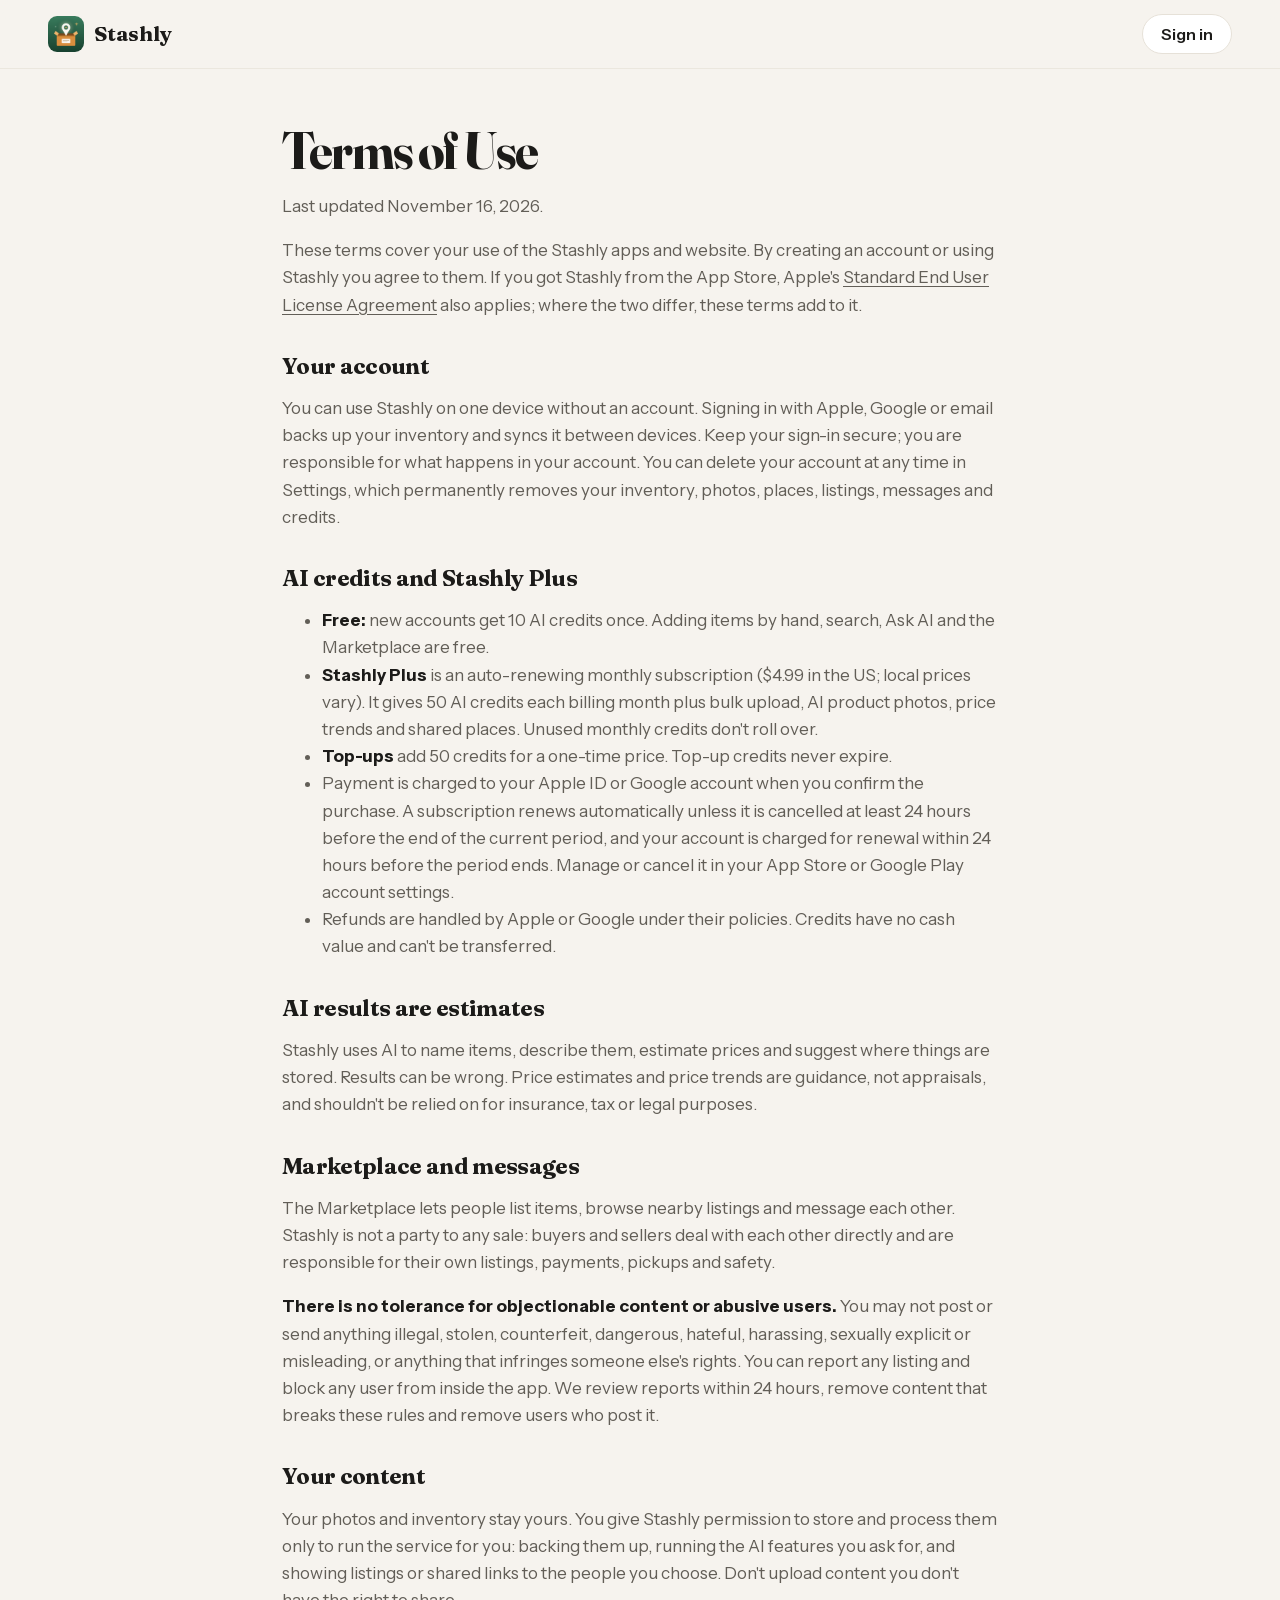
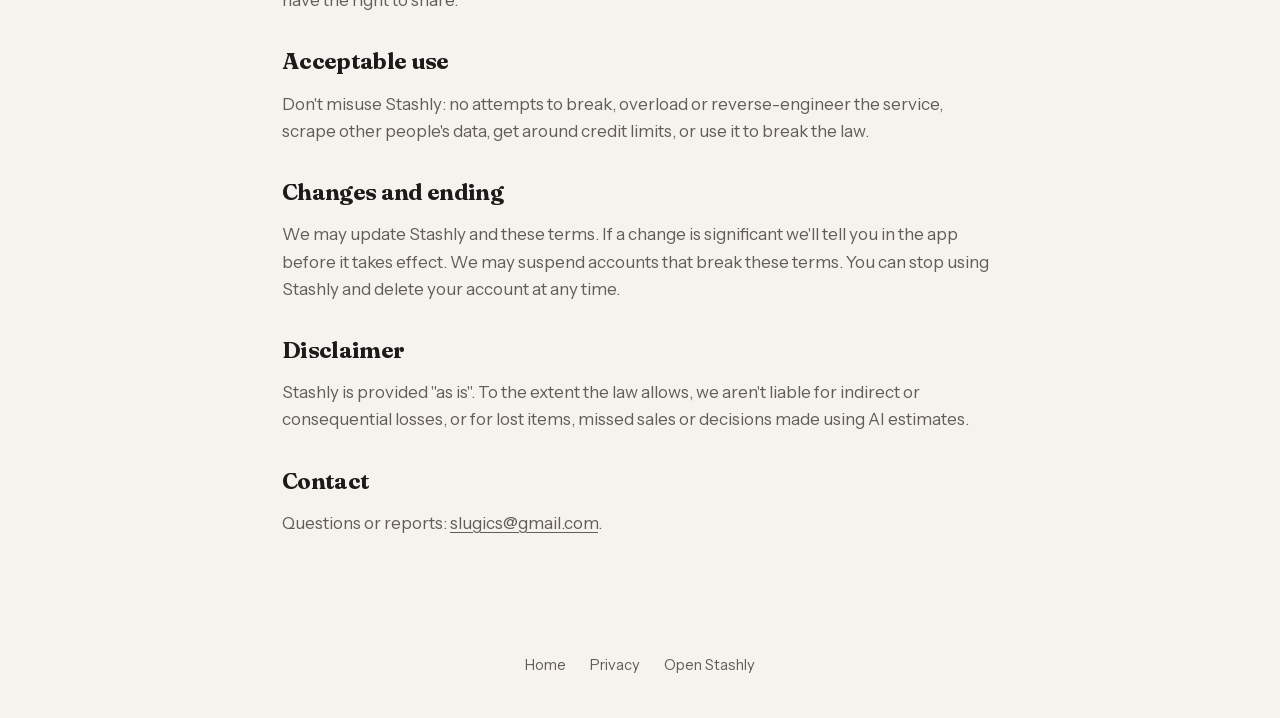
<file: terms.html>
<!doctype html>
<html lang="en">
<head>
  <meta charset="utf-8" />
  <meta name="viewport" content="width=device-width, initial-scale=1" />
  <title>Terms of Use – Stashly</title>
  <link rel="icon" type="image/png" href="img/favicon.png" />
  <link rel="stylesheet" href="style.css" />
  <style>
    .doc { max-width: 68ch; margin: 0 auto; padding: 56px 16px 72px; }
    .doc h1 { font-size: clamp(2.25rem, 5vw, 3.25rem); margin-bottom: 8px; }
    .doc h2 { font-size: 1.4rem; margin: 36px 0 8px; max-width: none; }
    .doc p, .doc li { color: var(--muted); }
    .doc strong { color: var(--ink); }
  </style>
<script src="analytics.js" defer></script></head>
<body>
  <header class="top">
    <a class="brand" href="./" aria-label="Stashly home"><img src="img/icon-192.png" alt="" width="36" height="36" /><span>Stashly</span></a>
    <a class="btn btn-ghost signin" style="margin-left:auto" href="app/sign-in">Sign in</a>
  </header>
  <main class="doc">
    <h1>Terms of Use</h1>
    <p>Last updated November 16, 2026.</p>
    <p>These terms cover your use of the Stashly apps and website. By creating an account or using Stashly you agree to them. If you got Stashly from the App Store, Apple's <a href="https://www.apple.com/legal/internet-services/itunes/dev/stdeula/">Standard End User License Agreement</a> also applies; where the two differ, these terms add to it.</p>

    <h2>Your account</h2>
    <p>You can use Stashly on one device without an account. Signing in with Apple, Google or email backs up your inventory and syncs it between devices. Keep your sign-in secure; you are responsible for what happens in your account. You can delete your account at any time in Settings, which permanently removes your inventory, photos, places, listings, messages and credits.</p>

    <h2>AI credits and Stashly Plus</h2>
    <ul>
      <li><strong>Free:</strong> new accounts get 10 AI credits once. Adding items by hand, search, Ask AI and the Marketplace are free.</li>
      <li><strong>Stashly Plus</strong> is an auto-renewing monthly subscription ($4.99 in the US; local prices vary). It gives 50 AI credits each billing month plus bulk upload, AI product photos, price trends and shared places. Unused monthly credits don't roll over.</li>
      <li><strong>Top-ups</strong> add 50 credits for a one-time price. Top-up credits never expire.</li>
      <li>Payment is charged to your Apple ID or Google account when you confirm the purchase. A subscription renews automatically unless it is cancelled at least 24 hours before the end of the current period, and your account is charged for renewal within 24 hours before the period ends. Manage or cancel it in your App Store or Google Play account settings.</li>
      <li>Refunds are handled by Apple or Google under their policies. Credits have no cash value and can't be transferred.</li>
    </ul>

    <h2>AI results are estimates</h2>
    <p>Stashly uses AI to name items, describe them, estimate prices and suggest where things are stored. Results can be wrong. Price estimates and price trends are guidance, not appraisals, and shouldn't be relied on for insurance, tax or legal purposes.</p>

    <h2>Marketplace and messages</h2>
    <p>The Marketplace lets people list items, browse nearby listings and message each other. Stashly is not a party to any sale: buyers and sellers deal with each other directly and are responsible for their own listings, payments, pickups and safety.</p>
    <p><strong>There is no tolerance for objectionable content or abusive users.</strong> You may not post or send anything illegal, stolen, counterfeit, dangerous, hateful, harassing, sexually explicit or misleading, or anything that infringes someone else's rights. You can report any listing and block any user from inside the app. We review reports within 24 hours, remove content that breaks these rules and remove users who post it.</p>

    <h2>Your content</h2>
    <p>Your photos and inventory stay yours. You give Stashly permission to store and process them only to run the service for you: backing them up, running the AI features you ask for, and showing listings or shared links to the people you choose. Don't upload content you don't have the right to share.</p>

    <h2>Acceptable use</h2>
    <p>Don't misuse Stashly: no attempts to break, overload or reverse-engineer the service, scrape other people's data, get around credit limits, or use it to break the law.</p>

    <h2>Changes and ending</h2>
    <p>We may update Stashly and these terms. If a change is significant we'll tell you in the app before it takes effect. We may suspend accounts that break these terms. You can stop using Stashly and delete your account at any time.</p>

    <h2>Disclaimer</h2>
    <p>Stashly is provided "as is". To the extent the law allows, we aren't liable for indirect or consequential losses, or for lost items, missed sales or decisions made using AI estimates.</p>

    <h2>Contact</h2>
    <p>Questions or reports: <a href="mailto:slugics@gmail.com">slugics@gmail.com</a>.</p>
  </main>
  <footer class="foot"><a href="./">Home</a><a href="privacy.html">Privacy</a><a href="app/">Open Stashly</a></footer>
</body>
</html>
</file>
<file: style.css>
@font-face {
  font-family: 'Fraunces';
  src: url(fonts/fraunces.woff2) format('woff2');
  font-weight: 400 800;
  font-display: swap;
}
@font-face {
  font-family: 'Instrument Sans';
  src: url(fonts/instrument-sans.woff2) format('woff2');
  font-weight: 400 700;
  font-display: swap;
}

:root {
  --bg: #F6F3EE;
  --paper: #FFFDF9;
  --card: #FFFFFF;
  --ink: #1C1B19;
  --muted: #625E57;
  --line: #E6E1D8;
  --brand: #2E6A4F;
  --brand-deep: #214C39;
  --brand-soft: #E3EFE8;
  --on-brand: #FFFFFF;
  --amber: #C9822B;
  --amber-ink: #8A5413;
  --amber-soft: #FBF0E1;
  --kraft: #D9B98C;
  --shadow: 0 1px 2px rgba(28, 27, 25, .06), 0 12px 32px -12px rgba(28, 27, 25, .18);
  --shadow-lg: 0 2px 4px rgba(28, 27, 25, .06), 0 40px 80px -24px rgba(33, 76, 57, .45);
  --radius: 22px;
  --display: 'Fraunces', Georgia, serif;
  --body: 'Instrument Sans', system-ui, sans-serif;
  color-scheme: light;
}

@media (prefers-color-scheme: dark) {
  :root {
    --bg: #111513;
    --paper: #161A18;
    --card: #1B201D;
    --ink: #EEEBE5;
    --muted: #A3ACA6;
    --line: #2A312D;
    --brand: #6FBF97;
    --brand-deep: #1E3A2D;
    --brand-soft: #1F2E27;
    --on-brand: #0E1F17;
    --amber: #E3A24F;
    --amber-ink: #E9B470;
    --amber-soft: #2B2218;
    --kraft: #6B5638;
    --shadow: 0 1px 2px rgba(0, 0, 0, .3), 0 12px 32px -12px rgba(0, 0, 0, .6);
    --shadow-lg: 0 2px 4px rgba(0, 0, 0, .3), 0 40px 80px -24px rgba(0, 0, 0, .8);
    color-scheme: dark;
  }
}

* { box-sizing: border-box; }
html { scroll-behavior: smooth; -webkit-text-size-adjust: 100%; }
body {
  margin: 0;
  background: var(--bg);
  color: var(--ink);
  font: 400 1.0625rem/1.6 var(--body);
  -webkit-font-smoothing: antialiased;
  text-rendering: optimizeLegibility;
}
img { max-width: 100%; display: block; }
a { color: inherit; text-underline-offset: .2em; }
::selection { background: var(--brand); color: var(--on-brand); }
:focus-visible { outline: 3px solid var(--amber); outline-offset: 3px; border-radius: 8px; }
html { scrollbar-color: var(--line) transparent; }

.skip { position: absolute; left: -999px; top: 8px; background: var(--ink); color: var(--bg); padding: 8px 14px; border-radius: 10px; z-index: 10; }
.skip:focus { left: 16px; }

.ico, [data-icon] { display: inline-flex; }
svg { width: 1em; height: 1em; flex: none; }

/* ---------- header ---------- */
.top {
  position: sticky; top: 0; z-index: 5;
  display: flex; align-items: center; gap: 28px;
  padding: 14px clamp(16px, 4vw, 48px);
  background: color-mix(in srgb, var(--bg) 82%, transparent);
  backdrop-filter: saturate(1.4) blur(14px);
  -webkit-backdrop-filter: saturate(1.4) blur(14px);
  border-bottom: 1px solid color-mix(in srgb, var(--line) 70%, transparent);
}
.brand { display: flex; align-items: center; gap: 10px; text-decoration: none; font: 700 1.3rem/1 var(--display); letter-spacing: -.01em; }
.brand img { border-radius: 9px; }
.top nav { display: flex; gap: 22px; margin-left: auto; }
.top nav a { text-decoration: none; color: var(--muted); font-weight: 500; font-size: .98rem; }
.top nav a:hover { color: var(--ink); }

/* ---------- buttons ---------- */
.btn {
  display: inline-flex; align-items: center; gap: 10px;
  min-height: 48px; padding: 0 22px; border-radius: 999px;
  font: 600 1rem/1 var(--body); text-decoration: none; cursor: pointer;
  transition: transform .2s cubic-bezier(.2, .8, .2, 1), box-shadow .2s, background-color .2s;
}
.btn svg { width: 1.15em; height: 1.15em; }
.btn-primary { background: var(--brand); color: var(--on-brand); box-shadow: 0 8px 20px -8px color-mix(in srgb, var(--brand) 70%, transparent); }
.btn-primary:hover { transform: translateY(-2px); box-shadow: 0 14px 28px -10px color-mix(in srgb, var(--brand) 80%, transparent); }
.btn-quiet { color: var(--brand); padding: 0 10px; }
.btn-quiet:hover svg { transform: translateX(3px); }
.btn-quiet svg { transition: transform .2s; }
.btn-ghost { min-height: 40px; padding: 0 18px; border: 1px solid var(--line); background: var(--card); }
.btn-ghost:hover { border-color: var(--brand); color: var(--brand); }

/* ---------- hero ---------- */
.hero {
  display: grid; grid-template-columns: minmax(0, 1.05fr) minmax(0, .95fr);
  align-items: center; gap: clamp(32px, 6vw, 96px);
  max-width: 1200px; margin: 0 auto;
  padding: clamp(48px, 8vw, 104px) clamp(16px, 4vw, 48px) clamp(56px, 8vw, 120px);
}
h1, h2, h3 { font-family: var(--display); font-weight: 700; text-wrap: balance; margin: 0; }
h1 {
  font-size: clamp(2.75rem, 6.4vw, 5.25rem); line-height: .98; letter-spacing: -.035em;
  font-variation-settings: 'opsz' 144;
}
.lede { font-size: clamp(1.1rem, 1.6vw, 1.3rem); color: var(--muted); max-width: 34ch; margin: 24px 0 32px; }
.cta-row { display: flex; flex-wrap: wrap; align-items: center; gap: 10px 14px; }
.fineprint { color: var(--muted); font-size: .9rem; margin: 18px 0 0; }
.center { text-align: center; }

.hero-art { position: relative; margin: 0; display: grid; place-items: center; min-height: 560px; }
.slab {
  position: absolute; inset: 9% 4% 7% 10%;
  border-radius: 36px;
  background:
    repeating-linear-gradient(90deg, transparent 0 46%, color-mix(in srgb, var(--kraft) 55%, transparent) 46% 54%, transparent 54% 100%),
    linear-gradient(160deg, #2E6A4F 0%, #214C39 100%);
  background-size: 100% 22px, auto;
  background-repeat: no-repeat;
  background-position: 0 0, 0 0;
  transform: rotate(-4deg);
}
.phone {
  position: relative; width: min(340px, 72vw);
  padding: 10px; border-radius: 48px;
  background: #0E0F0E;
  box-shadow: var(--shadow-lg), inset 0 0 0 1.5px #3A3C3A;
  transform: rotate(3deg);
}
.phone img { border-radius: 38px; width: 100%; height: auto; }
.tag {
  position: absolute; display: inline-flex; align-items: center; gap: 8px;
  padding: 10px 14px 10px 12px; border-radius: 12px;
  background: var(--paper); color: var(--ink);
  font: 600 .9rem/1.2 var(--body); white-space: nowrap;
  box-shadow: var(--shadow);
}
.tag svg { color: var(--brand); width: 1.1em; height: 1.1em; }
.tag-a { left: -2%; top: 24%; transform: rotate(-3deg); }
.tag-b { right: -3%; bottom: 20%; transform: rotate(2deg); }
.tag-b svg { color: var(--amber); }

@media (prefers-reduced-motion: no-preference) {
  .phone { animation: rise 1.1s cubic-bezier(.16, 1, .3, 1) both; }
  .tag { animation: pop .7s cubic-bezier(.16, 1, .3, 1) both; }
  .tag-a { animation-delay: .55s; }
  .tag-b { animation-delay: .75s; }
  @keyframes rise { from { transform: translateY(40px) rotate(6deg); filter: blur(6px); opacity: .4; } }
  @keyframes pop { from { opacity: 0; scale: .9; filter: blur(4px); } }
}

/* ---------- features ---------- */
.features, .pricing { max-width: 1200px; margin: 0 auto; padding: clamp(56px, 8vw, 112px) clamp(16px, 4vw, 48px); }
h2 { font-size: clamp(2rem, 4.2vw, 3.25rem); line-height: 1.04; letter-spacing: -.03em; max-width: 18ch; margin-bottom: clamp(28px, 4vw, 48px); }
.pricing h2 { margin-inline: auto; text-align: center; }

.bento {
  display: grid; gap: 16px;
  grid-template-columns: repeat(6, minmax(0, 1fr));
  grid-template-areas:
    "scan scan scan scan where where"
    "ask ask worth worth where where"
    "ask ask share share sell sell"
    "sync sync sync sync sync sync";
}
.card {
  background: var(--card); border: 1px solid var(--line); border-radius: var(--radius);
  padding: clamp(22px, 2.6vw, 32px);
  display: flex; flex-direction: column; gap: 10px;
}
.card h3 { font-size: clamp(1.3rem, 2vw, 1.6rem); line-height: 1.15; letter-spacing: -.02em; }
.card p { margin: 0; color: var(--muted); max-width: 52ch; }
.card .ico { width: 44px; height: 44px; border-radius: 12px; display: grid; place-items: center; background: var(--brand-soft); color: var(--brand); margin-bottom: 6px; }
.card .ico svg { width: 24px; height: 24px; }

.c-scan { grid-area: scan; background: var(--brand); border-color: transparent; color: var(--on-brand); justify-content: flex-end; min-height: 260px; }
.c-scan p { color: color-mix(in srgb, var(--on-brand) 82%, var(--brand)); font-size: 1.08rem; }
.c-scan h3 { font-size: clamp(1.7rem, 3vw, 2.4rem); }
.c-scan .ico { background: color-mix(in srgb, var(--on-brand) 16%, transparent); color: var(--on-brand); }
.c-where { grid-area: where; background: var(--amber-soft); border-color: transparent; }
.c-where .ico { background: var(--card); color: var(--amber-ink); }
.c-ask { grid-area: ask; }
.c-worth { grid-area: worth; }
.c-share { grid-area: share; }
.c-sell { grid-area: sell; }
.c-sync { grid-area: sync; flex-direction: row; align-items: center; gap: 20px; }
.c-sync .ico { margin: 0; }
.c-sync p { max-width: 70ch; }
.c-sync h3 { white-space: nowrap; }

.chat { margin-top: auto; padding-top: 14px; display: grid; gap: 8px; }
.chat p { margin: 0; padding: 10px 14px; border-radius: 16px; font-size: .95rem; line-height: 1.4; max-width: 30ch; }
.chat .q { justify-self: end; background: var(--brand); color: var(--on-brand); border-bottom-right-radius: 5px; }
.chat .a { background: var(--bg); color: var(--ink); border-bottom-left-radius: 5px; }

/* ---------- pricing ---------- */
.plans { display: grid; grid-template-columns: repeat(3, minmax(0, 1fr)); gap: 16px; align-items: stretch; }
.plan { background: var(--card); border: 1px solid var(--line); border-radius: var(--radius); padding: 30px; }
.plan h3 { display: flex; align-items: center; gap: 10px; font-size: 1.35rem; }
.plan h3 svg { color: var(--brand); }
.price { font: 700 2.4rem/1 var(--display); letter-spacing: -.03em; margin: 18px 0 20px; font-variant-numeric: tabular-nums; }
.price span { font: 500 1rem var(--body); color: var(--muted); letter-spacing: 0; }
.plan ul { list-style: none; margin: 0; padding: 0; display: grid; gap: 10px; }
.plan li { display: flex; gap: 10px; align-items: baseline; }
.plan li svg { color: var(--brand); transform: translateY(2px); }
.plan-pro { background: var(--ink); color: var(--bg); border-color: transparent; box-shadow: var(--shadow-lg); }
.plan-pro .price span { color: color-mix(in srgb, var(--bg) 70%, var(--ink)); }
.plan-pro h3 svg, .plan-pro li svg { color: var(--amber); }

/* ---------- download ---------- */
.download { padding: 0 clamp(16px, 4vw, 48px) clamp(56px, 8vw, 96px); }
.download-inner {
  max-width: 1200px; margin: 0 auto; border-radius: 36px;
  padding: clamp(40px, 6vw, 80px) clamp(24px, 5vw, 72px);
  background: linear-gradient(160deg, var(--brand) 0%, var(--brand-deep) 100%);
  color: #fff; text-align: center;
}
.download-inner h2 { margin: 0 auto 12px; color: #fff; }
.download-inner > p { color: rgba(255, 255, 255, .82); margin: 0 auto 32px; max-width: 46ch; }
.download-inner .fineprint { color: rgba(255, 255, 255, .72); margin-top: 24px; }
.stores { display: flex; flex-wrap: wrap; justify-content: center; gap: 12px; }
.store {
  display: inline-flex; align-items: center; gap: 12px; min-width: 210px;
  padding: 12px 22px 12px 18px; border-radius: 16px;
  background: #0E0F0E; color: #fff; text-decoration: none; text-align: left;
  transition: transform .2s cubic-bezier(.2, .8, .2, 1), box-shadow .2s;
  box-shadow: 0 10px 24px -12px rgba(0, 0, 0, .6);
}
.store svg { width: 30px; height: 30px; }
.store span { display: flex; flex-direction: column; font: 600 1.2rem/1.15 var(--body); }
.store small { font-size: .75rem; font-weight: 500; opacity: .75; }
a.store:hover { transform: translateY(-2px); box-shadow: 0 16px 30px -12px rgba(0, 0, 0, .7); }
.store.is-soon { background: rgba(255, 255, 255, .1); box-shadow: inset 0 0 0 1px rgba(255, 255, 255, .28); cursor: default; }

/* ---------- footer ---------- */
.foot { display: flex; flex-wrap: wrap; gap: 12px 24px; justify-content: center; padding: 28px 16px 40px; color: var(--muted); font-size: .92rem; }
.foot a { text-decoration: none; }
.foot a:hover { color: var(--ink); text-decoration: underline; }

/* ---------- responsive ---------- */
@media (max-width: 960px) {
  .hero { grid-template-columns: 1fr; text-align: left; }
  .hero-art { min-height: 0; padding: 16px 0 8px; }
  .bento {
    grid-template-columns: repeat(2, minmax(0, 1fr));
    grid-template-areas: "scan scan" "where ask" "worth ask" "share sell" "sync sync";
  }
  .plans { grid-template-columns: 1fr; max-width: 520px; margin: 0 auto; }
}
@media (max-width: 640px) {
  .top { gap: 12px; }
  .top nav { display: none; }
  .signin { margin-left: auto; }
  .bento { grid-template-columns: 1fr; grid-template-areas: "scan" "where" "ask" "worth" "share" "sell" "sync"; }
  .c-sync { flex-direction: column; align-items: flex-start; }
  .c-sync h3 { white-space: normal; }
  .tag-a { left: 0; top: 10%; }
  .tag-b { right: 0; bottom: 12%; }
  .tag { font-size: .8rem; }
  .store { min-width: 0; width: 100%; max-width: 320px; }
}
</file>
